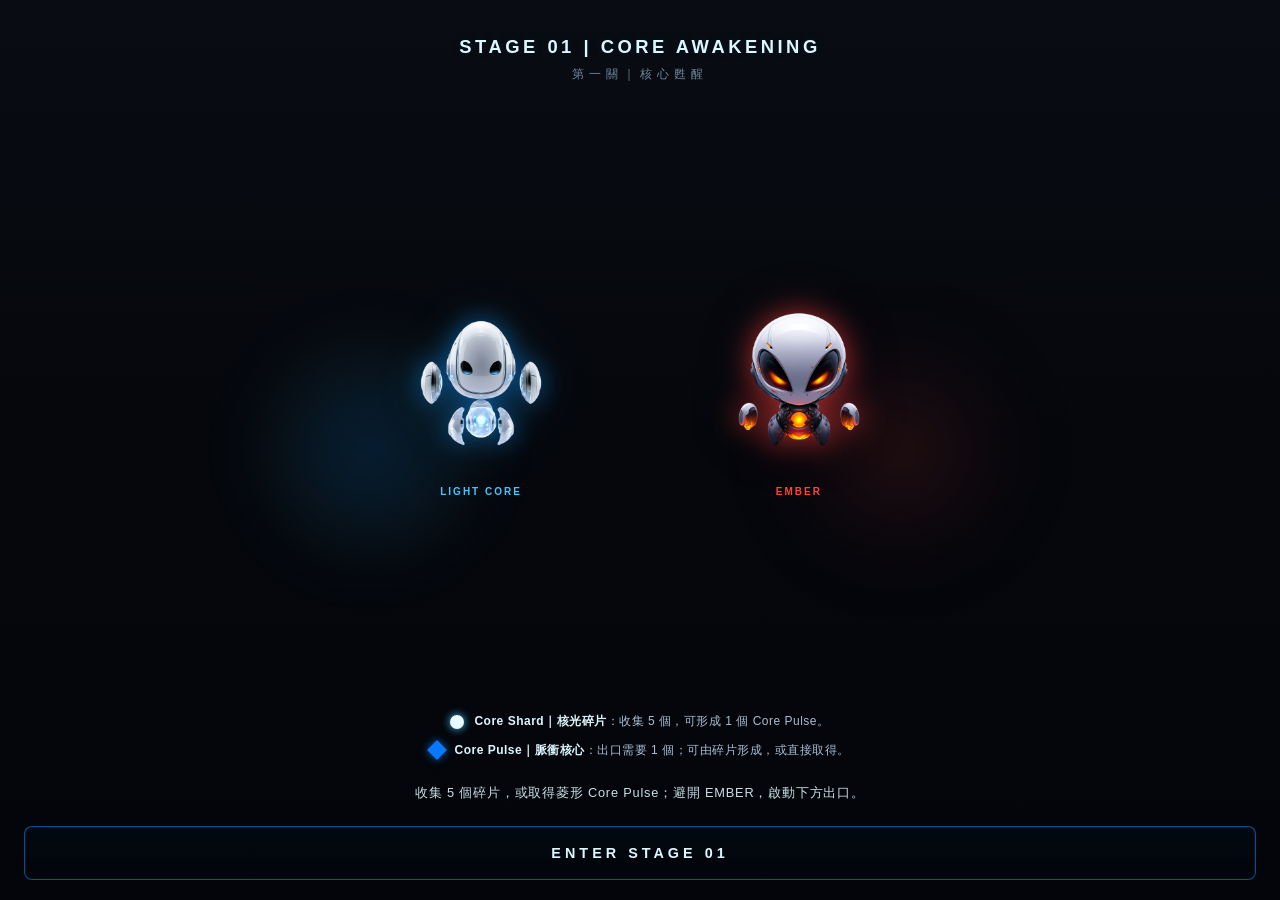
<file: index.html>
<!DOCTYPE html>
<html lang="zh-TW">
<head>
  <meta charset="UTF-8">
  <meta name="viewport" content="width=device-width, initial-scale=1.0, maximum-scale=1.0, user-scalable=no, viewport-fit=cover">
  <title>CoreZax - v0.10.9</title>
  <meta name="theme-color" content="#0A0A0C">
  <meta name="mobile-web-app-capable" content="yes">
  <meta name="apple-mobile-web-app-capable" content="yes">
  <meta name="apple-mobile-web-app-title" content="CoreZax">
  <meta name="apple-mobile-web-app-status-bar-style" content="black-translucent">
  <link rel="manifest" href="manifest.json">
  <link rel="apple-touch-icon" href="icons/icon-180.png">
  <link rel="icon" type="image/png" sizes="192x192" href="icons/icon-192.png">
  <link rel="stylesheet" href="css/tokens.css">
</head>
<body>

  <!-- 極簡 HUD：Core Shard / Core Pulse 分開顯示 -->
  <div id="hud">
    <div class="hud-group">
      <div class="hud-label">CORE SHARD</div>
      <div class="hud-value" id="ui-shard-val">0/5</div>
    </div>
    <div class="hud-group">
      <div class="hud-label">CORE PULSE</div>
      <div class="hud-value" id="ui-pulse-val">0/1</div>
    </div>
  </div>

  <!-- 版本標記，方便對照測試先後順序，不列入正式 HUD 視覺 -->
  <div id="version-tag">CoreZax v0.10.9</div>

  <!-- v0.6：最簡化選關畫面，只在已解鎖 Stage 02 且非救回狀態時顯示 -->
  <div id="stage-select-overlay">
    <h2 style="color: var(--coreo-text-primary); letter-spacing: 2px; margin-bottom: 30px;">SELECT MISSION</h2>
    <div id="btn-stage-1" class="stage-card">STAGE 01<br><small>CORE AWAKENING</small></div>
    <div id="btn-stage-2" class="stage-card locked">STAGE 02<br><small>EMBER VAULT</small></div>
    <div id="btn-stage-3" class="stage-card locked">STAGE 03<br><small>SIPHON CIRCUIT</small></div>
  </div>

  <!-- Stage Briefing (Cinematic Poster v1.1) -->
  <div id="stage-briefing" class="show">
    <!-- 深度空間背景與光效 -->
    <div class="briefing-bg">
      <div class="bg-glow-player"></div>
      <div class="bg-glow-ember"></div>
    </div>

    <div class="briefing-content">
      <!-- 頂部：極簡關卡代號 -->
      <div class="briefing-header">
        <h2 id="briefing-title">STAGE 01 | CORE AWAKENING</h2>
        <p id="briefing-subtitle">第一關｜核心甦醒</p>
      </div>

      <!-- 中央：平行並排對峙 -->
      <div class="briefing-cinematic">
        <div class="cinematic-player">
          <img src="assets/player.png" alt="CoreZax player core" />
          <div class="cinematic-name player-name">LIGHT CORE</div>
        </div>
        <div class="cinematic-ember">
          <img id="briefing-enemy-img" src="assets/enemy_ember.png" alt="EMBER" />
          <div id="briefing-enemy-name" class="cinematic-name ember-name">EMBER</div>
        </div>
      </div>

      <!-- 底部：無框極簡資源與任務 & 透明發光按鈕 -->
      <div class="briefing-footer">
        <div class="briefing-info-container">
          <div class="info-row">
            <span class="info-icon shard-icon"></span>
            <p><strong>Core Shard｜核光碎片</strong>：<span id="briefing-shard-rule">收集 5 個，可形成 1 個 Core Pulse。</span></p>
          </div>
          <div class="info-row">
            <span class="info-icon pulse-icon"></span>
            <p><strong>Core Pulse｜脈衝核心</strong>：<span id="briefing-pulse-rule">出口需要 1 個 Core Pulse。</span></p>
          </div>
          <div class="info-mission">
            <p id="briefing-mission">收集核光碎片，形成 Core Pulse，避開 EMBER，抵達出口。</p>
          </div>
        </div>

        <button id="briefing-enter-btn">ENTER STAGE 01</button>
      </div>
    </div>
  </div>

  <!-- 3D 遊戲世界 -->
  <div id="game-container">
    <div id="fog-overlay"></div>
    <div id="camera-rig">
      <div id="world"></div>
    </div>
  </div>

  <!-- v0.10.5.1：沿用 v0.10.5 操控基準，只修主角與相機渲染穩定性 -->
  <div id="joystick-zone" aria-label="連續滑動移動區"></div>

  <!-- 過關收束動畫 (無 alert) -->
  <div id="level-complete-overlay">
    <div class="lc-title">STAGE SECURED</div>
    <div class="lc-line"></div>
    <div class="hud-label" style="margin-top:20px;">TAP TO RESTART</div>
  </div>

  <!-- CORE SIGNAL LOST：被反派碰到時的失敗疊層（不是死亡/HP，無 alert） -->
  <div id="signal-lost-overlay">
    <div class="lc-title" style="color: var(--coreo-danger);">CORE SIGNAL LOST</div>
    <div class="lc-line" style="background: var(--coreo-danger); box-shadow: 0 0 12px var(--coreo-danger);"></div>
    <div class="hud-label" style="margin-top:20px;">RECONNECTING...</div>
  </div>

  <script src="js/maze.js"></script>
  <script src="js/control.js"></script>
  <script src="js/rail-assist.js"></script>
  <script src="js/camera.js"></script>
  <script src="js/render3d.js"></script>
  <script src="js/fx.js"></script>
  <script src="js/enemy.js"></script>
  <script src="js/siphon-pressure.js"></script>
  <script src="js/main.js"></script>

  <script>
    if ('serviceWorker' in navigator) {
      window.addEventListener('load', () => {
        navigator.serviceWorker.register('./service-worker.js').catch((error) => {
          console.warn('CoreZax service worker registration failed:', error);
        });
      });
    }
  </script>
</body>
</html>
</file>
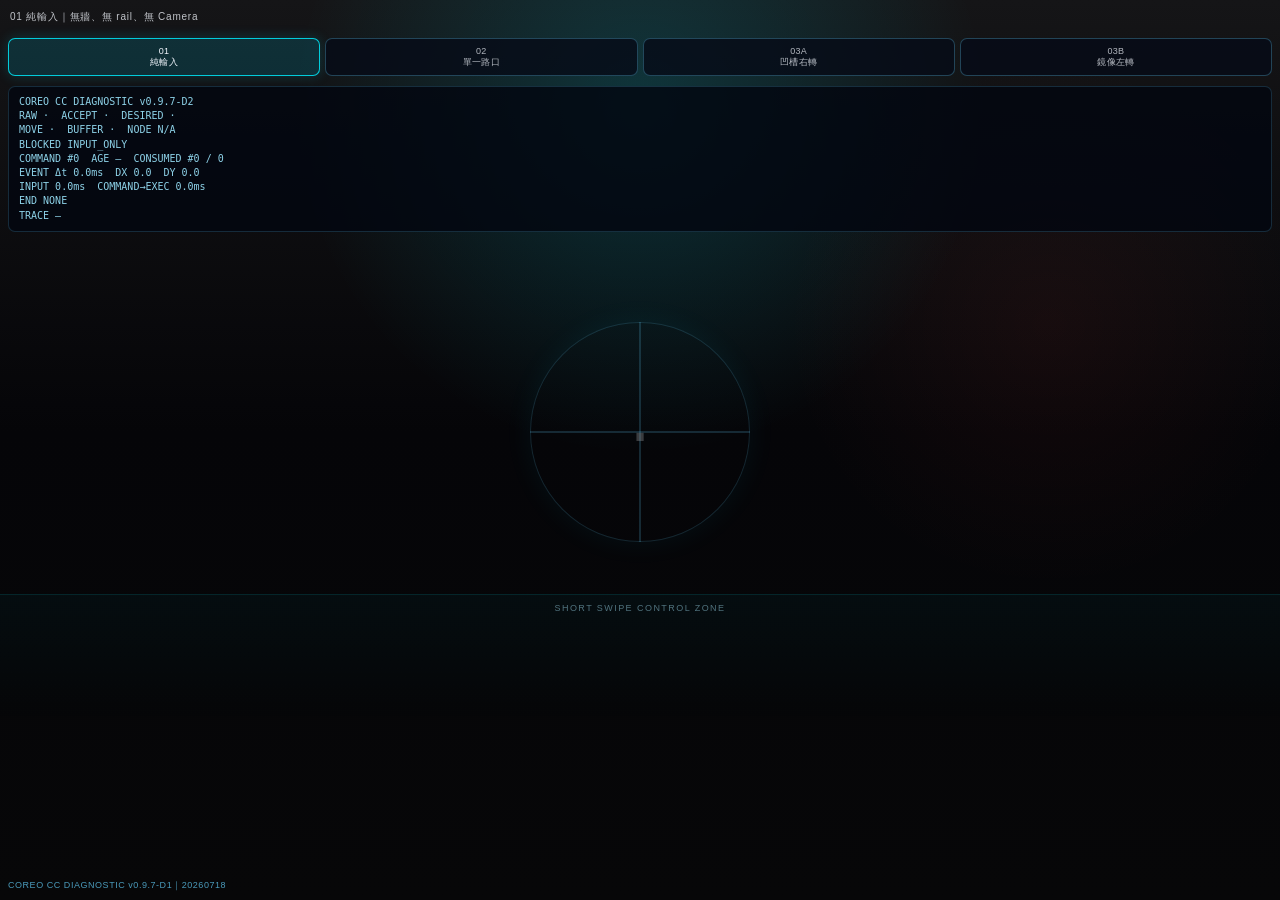
<file: cc-diagnostic-lab.html>
<!DOCTYPE html>
<html lang="zh-TW">
<head>
  <meta charset="UTF-8">
  <meta name="viewport" content="width=device-width, initial-scale=1.0, maximum-scale=1.0, user-scalable=no, viewport-fit=cover">
  <title>COREO CC Diagnostic v0.9.7-D1</title>
  <meta name="theme-color" content="#0A0A0C">
  <meta name="mobile-web-app-capable" content="yes">
  <meta name="apple-mobile-web-app-capable" content="yes">
  <meta name="apple-mobile-web-app-status-bar-style" content="black-translucent">
  <link rel="stylesheet" href="css/tokens.css">
  <style>
    html, body {
      overscroll-behavior: none;
      -webkit-user-select: none;
      user-select: none;
      -webkit-touch-callout: none;
    }
    [hidden] { display: none !important; }
    #cc-scenario-label {
      position: fixed;
      top: max(env(safe-area-inset-top), 10px);
      left: max(env(safe-area-inset-left), 10px);
      right: max(env(safe-area-inset-right), 10px);
      z-index: 5200;
      color: rgba(244, 248, 255, 0.76);
      font-size: 10px;
      line-height: 1.35;
      letter-spacing: 0.08em;
      pointer-events: none;
    }
    #cc-topbar {
      position: fixed;
      top: calc(max(env(safe-area-inset-top), 10px) + 28px);
      left: max(env(safe-area-inset-left), 8px);
      right: max(env(safe-area-inset-right), 8px);
      display: grid;
      grid-template-columns: repeat(4, minmax(0, 1fr));
      gap: 5px;
      z-index: 5200;
    }
    .cc-btn {
      appearance: none;
      -webkit-appearance: none;
      min-height: 38px;
      padding: 5px 3px;
      border: 1px solid rgba(100, 210, 255, 0.28);
      border-radius: 7px;
      background: rgba(7, 12, 24, 0.82);
      color: rgba(244, 248, 255, 0.72);
      font-size: 9px;
      line-height: 1.2;
      letter-spacing: 0.03em;
    }
    .cc-btn.active {
      border-color: rgba(0, 240, 255, 0.82);
      background: rgba(0, 160, 190, 0.2);
      color: #F4F8FF;
      box-shadow: 0 0 13px rgba(0, 229, 255, 0.18);
    }
    #cc-debug {
      position: fixed;
      top: calc(max(env(safe-area-inset-top), 10px) + 76px);
      left: max(env(safe-area-inset-left), 8px);
      right: max(env(safe-area-inset-right), 8px);
      z-index: 5100;
      margin: 0;
      padding: 8px 10px;
      border: 1px solid rgba(100, 210, 255, 0.18);
      border-radius: 7px;
      background: rgba(3, 7, 16, 0.82);
      color: rgba(156, 232, 255, 0.9);
      font: 10px/1.42 ui-monospace, SFMono-Regular, Menlo, Consolas, monospace;
      letter-spacing: 0;
      white-space: pre-wrap;
      pointer-events: none;
      font-variant-numeric: tabular-nums;
    }
    #cc-touch-zone {
      position: fixed;
      left: 0;
      right: 0;
      bottom: 0;
      height: max(34%, 260px);
      z-index: 3000;
      touch-action: none;
      overscroll-behavior: none;
      -webkit-user-select: none;
      user-select: none;
      -webkit-touch-callout: none;
      border-top: 1px solid rgba(0, 229, 255, 0.14);
      background: linear-gradient(to bottom, rgba(0, 229, 255, 0.035), rgba(0, 0, 0, 0) 42%);
    }
    #cc-zone-hint {
      position: absolute;
      top: 8px;
      left: 50%;
      transform: translateX(-50%);
      color: rgba(134, 190, 207, 0.58);
      font-size: 9px;
      letter-spacing: 0.16em;
      white-space: nowrap;
      pointer-events: none;
    }
    #cc-version-tag {
      position: fixed;
      left: max(env(safe-area-inset-left), 8px);
      bottom: max(env(safe-area-inset-bottom), 8px);
      z-index: 5200;
      color: rgba(100, 210, 255, 0.72);
      font-size: 9px;
      letter-spacing: 0.06em;
      pointer-events: none;
    }
    #cc-input-visual {
      position: fixed;
      inset: 0;
      z-index: 1000;
      pointer-events: none;
    }
    #cc-input-cross {
      position: absolute;
      left: 50%;
      top: 48%;
      width: min(52vw, 220px);
      aspect-ratio: 1;
      transform: translate(-50%, -50%);
      border: 1px solid rgba(100, 210, 255, 0.16);
      border-radius: 50%;
      background:
        linear-gradient(90deg, transparent 49.6%, rgba(100, 210, 255, 0.18) 49.6% 50.4%, transparent 50.4%),
        linear-gradient(0deg, transparent 49.6%, rgba(100, 210, 255, 0.18) 49.6% 50.4%, transparent 50.4%);
      box-shadow: 0 0 30px rgba(0, 229, 255, 0.06);
    }
    #cc-input-arrow {
      position: absolute;
      left: 50%;
      top: 50%;
      transform: translate(-50%, -50%);
      color: rgba(134, 134, 139, 0.42);
      font-size: 76px;
      line-height: 1;
      text-shadow: none;
    }
    #cc-input-arrow[data-active="true"] {
      color: #F4F8FF;
      text-shadow: 0 0 12px #00E6FF, 0 0 34px rgba(0, 229, 255, 0.72);
    }
    @media (max-height: 720px) {
      #cc-debug { font-size: 9px; line-height: 1.32; }
      #cc-input-cross { top: 51%; width: min(42vw, 180px); }
    }
  </style>
</head>
<body>
  <div id="cc-scenario-label">01 純輸入｜無牆、無 rail、無 Camera</div>
  <div id="cc-topbar" aria-label="診斷場景">
    <button class="cc-btn" data-scenario="input">01<br>純輸入</button>
    <button class="cc-btn" data-scenario="rail">02<br>單一路口</button>
    <button class="cc-btn" data-scenario="pocketRight">03A<br>凹槽右轉</button>
    <button class="cc-btn" data-scenario="pocketLeft">03B<br>鏡像左轉</button>
  </div>
  <pre id="cc-debug">COREO CC DIAGNOSTIC v0.9.7-D1</pre>

  <div id="cc-input-visual">
    <div id="cc-input-cross"><div id="cc-input-arrow" data-active="false">·</div></div>
  </div>

  <div id="game-container" hidden>
    <div id="fog-overlay"></div>
    <div id="camera-rig"><div id="world"></div></div>
  </div>

  <div id="cc-touch-zone" aria-label="底部手勢診斷區">
    <div id="cc-zone-hint">SHORT SWIPE CONTROL ZONE</div>
  </div>
  <div id="cc-version-tag">COREO CC DIAGNOSTIC v0.9.7-D1｜20260718</div>

  <script src="js/maze.js"></script>
  <script src="js/camera.js"></script>
  <script src="js/render3d.js"></script>
  <script src="js/cc_diagnostic_control.js"></script>
  <script src="js/cc_diagnostic_main.js"></script>
</body>
</html>
</file>
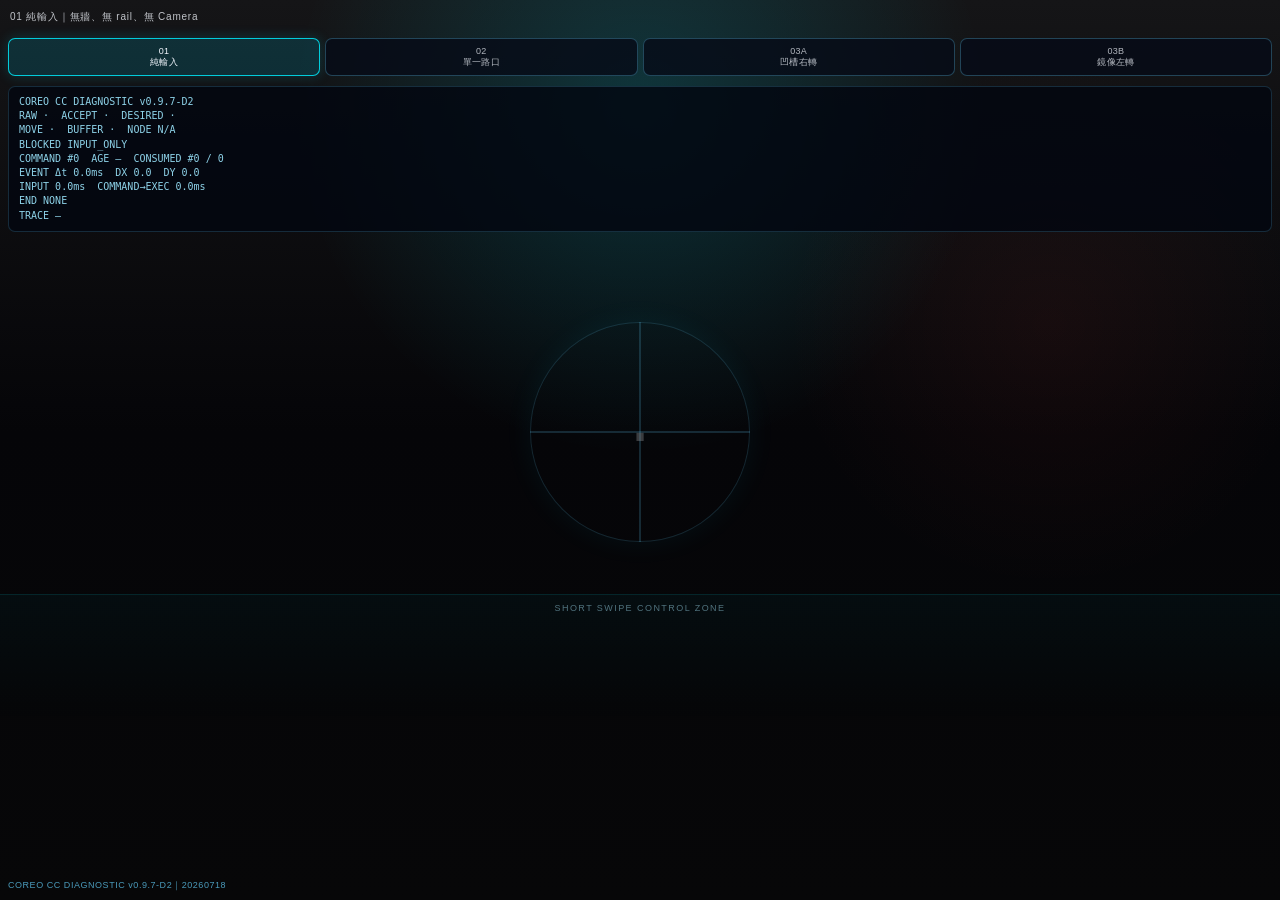
<file: cc-diagnostic-v097-d2.html>
<!DOCTYPE html>
<html lang="zh-TW">
<head>
  <meta charset="UTF-8">
  <meta name="viewport" content="width=device-width, initial-scale=1.0, maximum-scale=1.0, user-scalable=no, viewport-fit=cover">
  <title>COREO CC Diagnostic v0.9.7-D2</title>
  <meta name="theme-color" content="#0A0A0C">
  <meta name="mobile-web-app-capable" content="yes">
  <meta name="apple-mobile-web-app-capable" content="yes">
  <meta name="apple-mobile-web-app-status-bar-style" content="black-translucent">
  <link rel="stylesheet" href="css/tokens.css">
  <style>
    html, body {
      overscroll-behavior: none;
      -webkit-user-select: none;
      user-select: none;
      -webkit-touch-callout: none;
    }
    [hidden] { display: none !important; }
    #cc-scenario-label {
      position: fixed;
      top: max(env(safe-area-inset-top), 10px);
      left: max(env(safe-area-inset-left), 10px);
      right: max(env(safe-area-inset-right), 10px);
      z-index: 5200;
      color: rgba(244, 248, 255, 0.76);
      font-size: 10px;
      line-height: 1.35;
      letter-spacing: 0.08em;
      pointer-events: none;
    }
    #cc-topbar {
      position: fixed;
      top: calc(max(env(safe-area-inset-top), 10px) + 28px);
      left: max(env(safe-area-inset-left), 8px);
      right: max(env(safe-area-inset-right), 8px);
      display: grid;
      grid-template-columns: repeat(4, minmax(0, 1fr));
      gap: 5px;
      z-index: 5200;
    }
    .cc-btn {
      appearance: none;
      -webkit-appearance: none;
      min-height: 38px;
      padding: 5px 3px;
      border: 1px solid rgba(100, 210, 255, 0.28);
      border-radius: 7px;
      background: rgba(7, 12, 24, 0.82);
      color: rgba(244, 248, 255, 0.72);
      font-size: 9px;
      line-height: 1.2;
      letter-spacing: 0.03em;
    }
    .cc-btn.active {
      border-color: rgba(0, 240, 255, 0.82);
      background: rgba(0, 160, 190, 0.2);
      color: #F4F8FF;
      box-shadow: 0 0 13px rgba(0, 229, 255, 0.18);
    }
    #cc-debug {
      position: fixed;
      top: calc(max(env(safe-area-inset-top), 10px) + 76px);
      left: max(env(safe-area-inset-left), 8px);
      right: max(env(safe-area-inset-right), 8px);
      z-index: 5100;
      margin: 0;
      padding: 8px 10px;
      border: 1px solid rgba(100, 210, 255, 0.18);
      border-radius: 7px;
      background: rgba(3, 7, 16, 0.82);
      color: rgba(156, 232, 255, 0.9);
      font: 10px/1.42 ui-monospace, SFMono-Regular, Menlo, Consolas, monospace;
      letter-spacing: 0;
      white-space: pre-wrap;
      pointer-events: none;
      font-variant-numeric: tabular-nums;
    }
    #cc-touch-zone {
      position: fixed;
      left: 0;
      right: 0;
      bottom: 0;
      height: max(34%, 260px);
      z-index: 3000;
      touch-action: none;
      overscroll-behavior: none;
      -webkit-user-select: none;
      user-select: none;
      -webkit-touch-callout: none;
      border-top: 1px solid rgba(0, 229, 255, 0.14);
      background: linear-gradient(to bottom, rgba(0, 229, 255, 0.035), rgba(0, 0, 0, 0) 42%);
    }
    #cc-zone-hint {
      position: absolute;
      top: 8px;
      left: 50%;
      transform: translateX(-50%);
      color: rgba(134, 190, 207, 0.58);
      font-size: 9px;
      letter-spacing: 0.16em;
      white-space: nowrap;
      pointer-events: none;
    }
    #cc-version-tag {
      position: fixed;
      left: max(env(safe-area-inset-left), 8px);
      bottom: max(env(safe-area-inset-bottom), 8px);
      z-index: 5200;
      color: rgba(100, 210, 255, 0.72);
      font-size: 9px;
      letter-spacing: 0.06em;
      pointer-events: none;
    }
    #cc-input-visual {
      position: fixed;
      inset: 0;
      z-index: 1000;
      pointer-events: none;
    }
    #cc-input-cross {
      position: absolute;
      left: 50%;
      top: 48%;
      width: min(52vw, 220px);
      aspect-ratio: 1;
      transform: translate(-50%, -50%);
      border: 1px solid rgba(100, 210, 255, 0.16);
      border-radius: 50%;
      background:
        linear-gradient(90deg, transparent 49.6%, rgba(100, 210, 255, 0.18) 49.6% 50.4%, transparent 50.4%),
        linear-gradient(0deg, transparent 49.6%, rgba(100, 210, 255, 0.18) 49.6% 50.4%, transparent 50.4%);
      box-shadow: 0 0 30px rgba(0, 229, 255, 0.06);
    }
    #cc-input-arrow {
      position: absolute;
      left: 50%;
      top: 50%;
      transform: translate(-50%, -50%);
      color: rgba(134, 134, 139, 0.42);
      font-size: 76px;
      line-height: 1;
      text-shadow: none;
    }
    #cc-input-arrow[data-active="true"] {
      color: #F4F8FF;
      text-shadow: 0 0 12px #00E6FF, 0 0 34px rgba(0, 229, 255, 0.72);
    }
    @media (max-height: 720px) {
      #cc-debug { font-size: 9px; line-height: 1.32; }
      #cc-input-cross { top: 51%; width: min(42vw, 180px); }
    }
  </style>
</head>
<body>
  <div id="cc-scenario-label">01 純輸入｜無牆、無 rail、無 Camera</div>
  <div id="cc-topbar" aria-label="診斷場景">
    <button class="cc-btn" data-scenario="input">01<br>純輸入</button>
    <button class="cc-btn" data-scenario="rail">02<br>單一路口</button>
    <button class="cc-btn" data-scenario="pocketRight">03A<br>凹槽右轉</button>
    <button class="cc-btn" data-scenario="pocketLeft">03B<br>鏡像左轉</button>
  </div>
  <pre id="cc-debug">COREO CC DIAGNOSTIC v0.9.7-D2</pre>

  <div id="cc-input-visual">
    <div id="cc-input-cross"><div id="cc-input-arrow" data-active="false">·</div></div>
  </div>

  <div id="game-container" hidden>
    <div id="fog-overlay"></div>
    <div id="camera-rig"><div id="world"></div></div>
  </div>

  <div id="cc-touch-zone" aria-label="底部手勢診斷區">
    <div id="cc-zone-hint">SHORT SWIPE CONTROL ZONE</div>
  </div>
  <div id="cc-version-tag">COREO CC DIAGNOSTIC v0.9.7-D2｜20260718</div>

  <script src="js/maze.js"></script>
  <script src="js/camera.js"></script>
  <script src="js/render3d.js"></script>
  <script src="js/cc_diagnostic_control.js"></script>
  <script src="js/cc_diagnostic_main.js"></script>
</body>
</html>
</file>
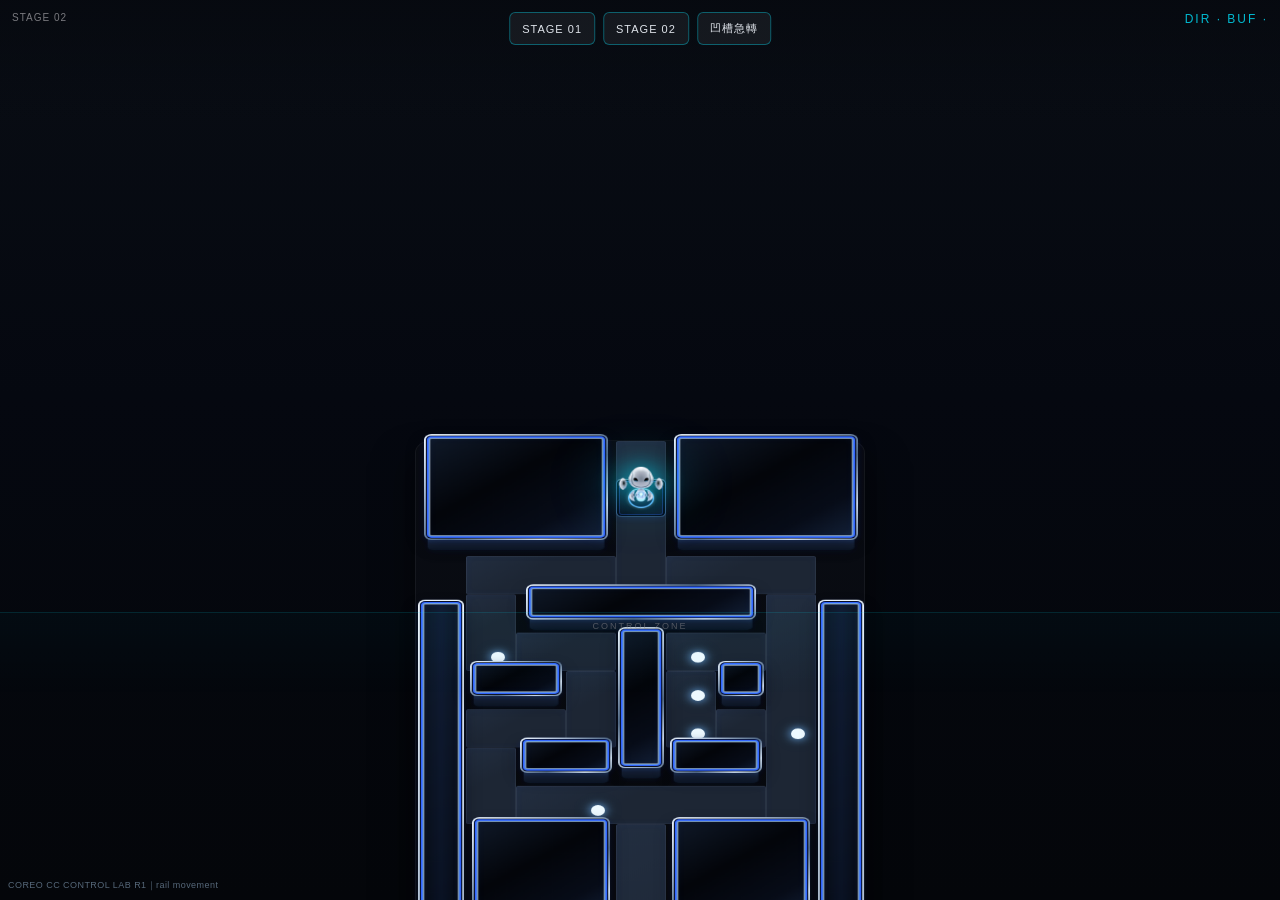
<file: cc-lab.html>
<!DOCTYPE html>
<html lang="zh-TW">
<head>
  <meta charset="UTF-8">
  <meta name="viewport" content="width=device-width, initial-scale=1.0, maximum-scale=1.0, user-scalable=no, viewport-fit=cover">
  <title>COREO CC Control Lab R1</title>
  <meta name="theme-color" content="#0A0A0C">
  <meta name="mobile-web-app-capable" content="yes">
  <meta name="apple-mobile-web-app-capable" content="yes">
  <meta name="apple-mobile-web-app-status-bar-style" content="black-translucent">
  <link rel="stylesheet" href="css/tokens.css">
  <style>
    /* Lab 專用：不動 tokens.css，樣式全部寫在頁內 */
    #cc-topbar {
      position: fixed;
      top: max(env(safe-area-inset-top), 12px);
      left: 50%;
      transform: translateX(-50%);
      display: flex;
      gap: 8px;
      z-index: 5000;
    }
    .cc-btn {
      appearance: none;
      -webkit-appearance: none;
      background: rgba(255, 255, 255, 0.06);
      border: 1px solid rgba(0, 229, 255, 0.35);
      color: rgba(244, 248, 255, 0.9);
      font-size: 11px;
      letter-spacing: 1px;
      padding: 8px 12px;
      border-radius: 6px;
      cursor: pointer;
    }
    .cc-btn:active {
      background: rgba(0, 229, 255, 0.2);
    }
    #cc-scenario-label {
      position: fixed;
      top: max(env(safe-area-inset-top), 12px);
      left: max(env(safe-area-inset-left), 12px);
      font-size: 10px;
      letter-spacing: 1px;
      color: rgba(134, 134, 139, 0.9);
      z-index: 5000;
      pointer-events: none;
    }
    #cc-debug {
      position: fixed;
      top: max(env(safe-area-inset-top), 12px);
      right: max(env(safe-area-inset-right), 12px);
      font-size: 12px;
      letter-spacing: 2px;
      color: rgba(0, 229, 255, 0.8);
      z-index: 5000;
      pointer-events: none;
      font-variant-numeric: tabular-nums;
    }
    /* 觸控區：鎖在畫面底部 32%，拇指不需要離開這個範圍。
       僅頂端一條極淡分隔線提示範圍，不放常駐操控盤（Sean 已否決常駐盤）。 */
    #cc-touch-zone {
      position: fixed;
      left: 0;
      right: 0;
      bottom: 0;
      height: max(32%, 250px);
      z-index: 2000;
      touch-action: none;
      -webkit-user-select: none;
      user-select: none;
      border-top: 1px solid rgba(0, 229, 255, 0.14);
      background: linear-gradient(to bottom, rgba(0, 229, 255, 0.025), transparent 30%);
    }
    #cc-zone-hint {
      position: absolute;
      top: 8px;
      left: 50%;
      transform: translateX(-50%);
      font-size: 9px;
      letter-spacing: 2px;
      color: rgba(134, 134, 139, 0.55);
      pointer-events: none;
    }
    #cc-lab-tag {
      position: fixed;
      bottom: max(env(safe-area-inset-bottom), 8px);
      left: max(env(safe-area-inset-left), 8px);
      font-size: 9px;
      letter-spacing: 0.05em;
      color: var(--coreo-text-secondary);
      opacity: 0.6;
      z-index: 5000;
      pointer-events: none;
    }
  </style>
</head>
<body>

  <div id="cc-scenario-label">STAGE 02</div>

  <div id="cc-topbar">
    <button class="cc-btn" data-scenario="s1">STAGE 01</button>
    <button class="cc-btn" data-scenario="s2">STAGE 02</button>
    <button class="cc-btn" data-scenario="pocket">凹槽急轉</button>
  </div>

  <div id="cc-debug">DIR ·  BUF ·</div>

  <div id="cc-lab-tag">COREO CC CONTROL LAB R1｜rail movement</div>

  <!-- 3D 遊戲世界（沿用正式版結構與 tokens.css 樣式） -->
  <div id="game-container">
    <div id="fog-overlay"></div>
    <div id="camera-rig">
      <div id="world"></div>
    </div>
  </div>

  <!-- 底部固定觸控區：手指按下位置即錨點，錨點會跟隨手指，短撥換向 -->
  <div id="cc-touch-zone">
    <div id="cc-zone-hint">CONTROL ZONE</div>
  </div>

  <script src="js/maze.js"></script>
  <script src="js/camera.js"></script>
  <script src="js/render3d.js"></script>
  <script src="js/cc_control.js"></script>
  <script src="js/cc_main.js"></script>
</body>
</html>
</file>
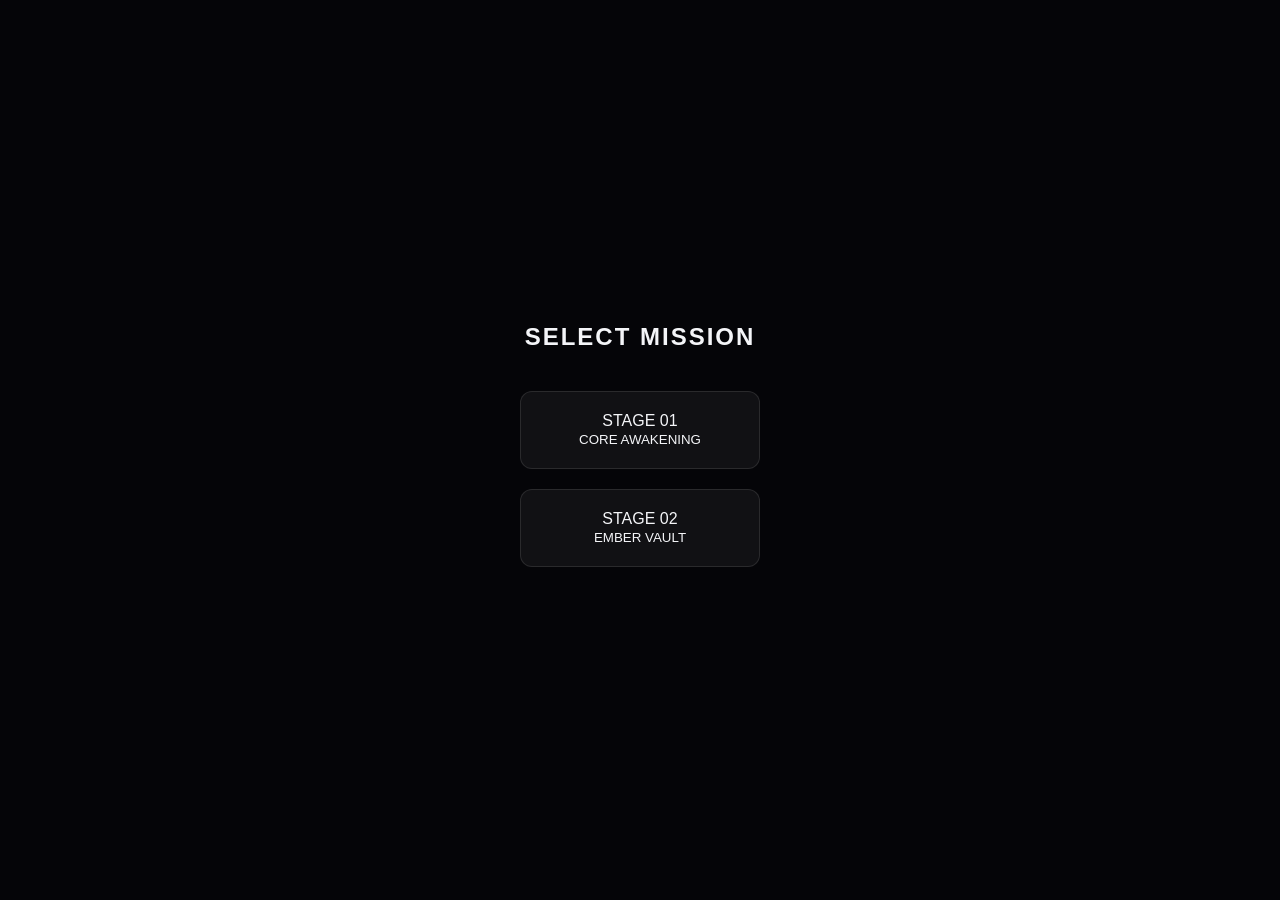
<file: control-lab.html>
﻿<!DOCTYPE html>
<html lang="zh-TW">
<head>
  <meta charset="UTF-8">
  <meta name="viewport" content="width=device-width, initial-scale=1.0, maximum-scale=1.0, user-scalable=no, viewport-fit=cover">
  <title>COREO Control Lab R3</title>
  <meta name="theme-color" content="#0A0A0C">
  <meta name="mobile-web-app-capable" content="yes">
  <meta name="apple-mobile-web-app-capable" content="yes">
  <meta name="apple-mobile-web-app-title" content="COREO Dark">
  <meta name="apple-mobile-web-app-status-bar-style" content="black-translucent">
  <link rel="manifest" href="manifest.json">
  <link rel="apple-touch-icon" href="icons/icon-180.png">
  <link rel="icon" type="image/png" sizes="192x192" href="icons/icon-192.png">
  <link rel="stylesheet" href="css/tokens.css">
  <style>
    /* 獨立測試版：操作區存在但完全不顯示操控盤；正式 v0.9.5 不受影響。 */
    body.control-lab-mode #joystick-zone {
      height: max(34%, 240px);
      left: max(env(safe-area-inset-left), var(--coreo-gesture-safe-inset));
      right: max(env(safe-area-inset-right), var(--coreo-gesture-safe-inset));
    }
    body.control-lab-mode .joystick-base { display: none !important; }
    body.control-lab-mode #player.actor { transition: none; }
    body.control-lab-mode #version-tag { color: rgba(126, 220, 255, 0.74); }
    /* Stage 01 remains visually as substantial as v0.9.5 after the wider world is fitted to screen. */
    body.control-lab-mode #world.stage-01 .actor-sprite { width: 72px; height: 72px; }
  </style>
</head>
<body class="control-lab-mode">

  <!-- 極簡 HUD：Core Shard / Core Pulse 分開顯示 -->
  <div id="hud">
    <div class="hud-group">
      <div class="hud-label">CORE SHARD</div>
      <div class="hud-value" id="ui-shard-val">00</div>
    </div>
    <div class="hud-group">
      <div class="hud-label">CORE PULSE</div>
      <div class="hud-value" id="ui-pulse-val">0</div>
    </div>
  </div>

  <!-- 版本標記，方便對照測試先後順序，不列入正式 HUD 視覺 -->
  <div id="version-tag">COREO CONTROL LAB R3</div>

  <!-- v0.6：最簡化選關畫面，只在已解鎖 Stage 02 且非救回狀態時顯示 -->
  <div id="stage-select-overlay">
    <h2 style="color: var(--coreo-text-primary); letter-spacing: 2px; margin-bottom: 30px;">SELECT MISSION</h2>
    <div id="btn-stage-1" class="stage-card">STAGE 01<br><small>CORE AWAKENING</small></div>
    <div id="btn-stage-2" class="stage-card locked">STAGE 02<br><small>EMBER VAULT</small></div>
  </div>

  <!-- Stage Briefing (Cinematic Poster v1.1) -->
  <div id="stage-briefing" class="show">
    <!-- 深度空間背景與光效 -->
    <div class="briefing-bg">
      <div class="bg-glow-player"></div>
      <div class="bg-glow-ember"></div>
    </div>

    <div class="briefing-content">
      <!-- 頂部：極簡關卡代號 -->
      <div class="briefing-header">
        <h2 id="briefing-title">STAGE 01 | CORE AWAKENING</h2>
        <p id="briefing-subtitle">第一關｜核心甦醒</p>
      </div>

      <!-- 中央：平行並排對峙 -->
      <div class="briefing-cinematic">
        <div class="cinematic-player">
          <img src="assets/player.png" alt="COREO" />
          <div class="cinematic-name player-name">LIGHT CORE</div>
        </div>
        <div class="cinematic-ember">
          <img src="assets/enemy_ember.png" alt="EMBER" />
          <div class="cinematic-name ember-name">EMBER</div>
        </div>
      </div>

      <!-- 底部：無框極簡資源與任務 & 透明發光按鈕 -->
      <div class="briefing-footer">
        <div class="briefing-info-container">
          <div class="info-row">
            <span class="info-icon shard-icon"></span>
            <p><strong>Core Shard｜核光碎片</strong>：<span id="briefing-shard-rule">收集 5 個，可形成 1 個 Core Pulse。</span></p>
          </div>
          <div class="info-row">
            <span class="info-icon pulse-icon"></span>
            <p><strong>Core Pulse｜脈衝核心</strong>：<span id="briefing-pulse-rule">出口需要 1 個 Core Pulse。</span></p>
          </div>
          <div class="info-mission">
            <p id="briefing-mission">收集核光碎片，形成 Core Pulse，避開 EMBER，抵達出口。</p>
          </div>
        </div>

        <button id="briefing-enter-btn">ENTER STAGE 01</button>
      </div>
    </div>
  </div>

  <!-- 3D 遊戲世界 -->
  <div id="game-container">
    <div id="fog-overlay"></div>
    <div id="camera-rig">
      <div id="world"></div>
    </div>
  </div>

  <!-- 隱形相對短滑接收區：測試版不渲染操控盤 -->
  <div id="joystick-zone">
    <div class="joystick-base" id="joystick-base">
      <div class="joystick-knob" id="joystick-knob"></div>
    </div>
  </div>

  <!-- 過關收束動畫 (無 alert) -->
  <div id="level-complete-overlay">
    <div class="lc-title">STAGE SECURED</div>
    <div class="lc-line"></div>
    <div class="hud-label" style="margin-top:20px;">TAP TO RESTART</div>
  </div>

  <!-- CORE SIGNAL LOST：被反派碰到時的失敗疊層（不是死亡/HP，無 alert） -->
  <div id="signal-lost-overlay">
    <div class="lc-title" style="color: var(--coreo-danger);">CORE SIGNAL LOST</div>
    <div class="lc-line" style="background: var(--coreo-danger); box-shadow: 0 0 12px var(--coreo-danger);"></div>
    <div class="hud-label" style="margin-top:20px;">RECONNECTING...</div>
  </div>

  <script src="js/maze.js"></script>
  <script src="js/control-relative.js"></script>
  <script src="js/camera.js"></script>
  <script src="js/render3d.js"></script>
  <script>Render3D.CELL_SIZE = 60;</script>
  <script src="js/fx.js"></script>
  <script src="js/enemy.js"></script>
  <script src="js/main-control-lab.js"></script>

  <script>
    if ('serviceWorker' in navigator) {
      window.addEventListener('load', () => {
        navigator.serviceWorker.register('./service-worker.js').catch((error) => {
          console.warn('COREO service worker registration failed:', error);
        });
      });
    }
  </script>
</body>
</html>
</file>
<file: css/tokens.css>
﻿/* css/tokens.css */
:root {
  --coreo-bg-base: #050508;
  --coreo-bg-secondary: #151517;
  --coreo-surface-raised: #3C3C40;
  /* v0.9.0：兩關色彩完全分離，避免單關調色污染另一關 */
  --coreo-s1-path: #202936;
  --coreo-s1-path-metal: #304055;
  --coreo-s1-wall-top: #040506;
  --coreo-s1-wall-side: #182230;
  --coreo-s1-wall-shadow: rgba(1, 5, 10, 0.3);
  --coreo-s1-shell: #DCE8F5;
  --coreo-s1-shell-hot: #F6FBFF;
  --coreo-s1-guide: #008CFF;
  --coreo-s1-guide-secondary: #42C8FF;
  --coreo-s1-highlight: #DDF7FF;
  --coreo-s1-core-basic: #EAFBFF;
  --coreo-s1-core-boost: #0878FF;
  --coreo-s2-path: #1D2634;
  --coreo-s2-path-metal: #2A3A52;
  --coreo-s2-wall-top: #03050A;
  --coreo-s2-wall-side: #172338;
  --coreo-s2-wall-shadow: rgba(1, 5, 12, 0.32);
  --coreo-s2-shell: #C9D8EA;
  --coreo-s2-shell-hot: #EFF7FF;
  --coreo-s2-guide: #2F63FF;
  --coreo-s2-guide-secondary: #73B7FF;
  --coreo-s2-tip: #9EDCFF;
  --coreo-s2-highlight: #E5F3FF;
  --coreo-s2-core-basic: #EDF9FF;
  --coreo-s2-core-boost: #00D6C7;
  --coreo-s2-core-boost-soft: #72F2E5;

  --coreo-path: var(--coreo-s1-path);
  --coreo-path-edge: var(--coreo-s1-path-metal);
  --coreo-path-glass: rgba(212, 240, 255, 0.11);
  --coreo-path-glass-hot: rgba(0, 230, 255, 0.42);
  --coreo-wall-side: var(--coreo-s1-wall-side);
  --coreo-wall-face: var(--coreo-s1-wall-top);
  --coreo-edge-highlight: rgba(255, 255, 255, 0.22);
  --coreo-matrix-glow: rgba(0, 229, 255, 0.05);
  /* v0.6.9：矩陣線條回歸——Sean 指定找回 v0.5.19 的「迷宮接縫矩陣點亮」效果，但顏色改白金非舊金黃，
     跟 Supernova Burst 疊加觸發，不取代它。見 .cell.path::after／.cell.wall::before 與 #world.matrix-pulse */
  --coreo-matrix-glow-platinum: rgba(244, 248, 255, 0.9);
  --coreo-matrix-glow-platinum-soft: rgba(100, 210, 255, 0.32);
  --coreo-text-primary: #F4F5F8;
  --coreo-text-secondary: #8DA9C4;
  --coreo-glow-core: #00E6FF;
  --coreo-glow-hot: #64D2FF;
  --coreo-credit: #00E6FF;
  /* v0.5.24：GPT/GEM 裁決，Core Shard 改用淡冰藍，跟主角冰藍色系更貼近 */
  --coreo-core-basic: var(--coreo-s1-core-basic);
  --coreo-core-basic-glow: #64D2FF;
  --coreo-core-boost: var(--coreo-s1-core-boost);
  --coreo-core-boost-deep: #F4F8FF;
  --coreo-stage-secured: #00E6FF;
  /* v0.5.24：主角走過路徑的短暫餘光（動能軌跡 Trail），低調、快速消退，不是可收集物 */
  --coreo-trail: #D4F0FF;
  --coreo-path-rim: rgba(0, 229, 255, 0.18);
  --coreo-path-inner-glow: rgba(245, 245, 247, 0.06);
  --coreo-wall-edge-highlight: rgba(255, 255, 255, 0.08);
  --coreo-actor-villain-guard: #C1121F;
  --coreo-actor-villain-guard-glow: rgba(193, 18, 31, 0.45);
  --coreo-core-burst: #FF007F;
  --coreo-core-guide: #FFFFFF;
  --coreo-core-key: #9D00FF;
  --coreo-credit-hot: #FF007F;
  /* v0.5.24：GPT/GEM 裁決，EMBER/危險色從霓虹紅粉改為熔岩橘紅，暖化壓迫感、降低暗黑重的偏冷電光感 */
  --coreo-danger: #FF453A;
  --coreo-enemy-red: #FF453A;
  --coreo-enemy-red-orange: #FF453A;
  --coreo-danger-glow: #FFD1D8;
  --coreo-threat-dark: #7A1024;
  --coreo-special-violet: #9D00FF;
  --coreo-success: #30D158;
  --coreo-gesture-safe-inset: 48px;

  /* v0.6：Stage 02 專屬牆體色（獨立於 Stage01 的 --coreo-wall-face，兩關可各自調整） */
  --coreo-wall-face-s2: var(--coreo-s2-wall-top);
  /* v0.6：Edge Lighting 牆體邊緣動態光效脈衝色 */
  --coreo-edge-basic: rgba(212, 240, 255, 0.8);
  /* v0.6.7：不再用金色，Core Pulse 拾取瞬間改走 Supernova Burst 的白/青系（見 .supernova-burst-fx） */
  --coreo-edge-pulse: rgba(0, 240, 255, 0.75);
}

* {
  box-sizing: border-box;
  margin: 0;
  padding: 0;
  user-select: none;
  -webkit-user-select: none;
  -webkit-touch-callout: none;
}

html,
body {
  position: fixed;
  inset: 0;
  width: 100%;
  height: 100%;
  min-height: 100%;
  /* v0.5.19：牆體改冷藍灰後，原本的警戒環境光相對變搶戲，降低強度壓回去 */
  /* v0.5.24：環境光色相隨 EMBER 改為熔岩橘紅，強度維持低調，不整體調亮 */
  background:
    radial-gradient(circle at 50% 12%, rgba(0, 229, 255, 0.17), transparent 34%),
    radial-gradient(circle at 82% 36%, rgba(255, 69, 58, 0.06), transparent 22%),
    linear-gradient(180deg, #151517 0%, var(--coreo-bg-base) 48%, #070708 100%);
  color: var(--coreo-text-primary);
  font-family: -apple-system, BlinkMacSystemFont, "Segoe UI", sans-serif;
  font-variant-numeric: tabular-nums;
  overflow: hidden;
  overscroll-behavior: none;
  overscroll-behavior-x: none;
  touch-action: none;
  -webkit-user-select: none;
  user-select: none;
}

body {
  -webkit-overflow-scrolling: auto;
}

/* v0.9.3 Stage02：移除上方大面積青／紅環境暈染，保留乾淨的深黑藍空間與 HUD 對比。 */
body.stage-02-active {
  background: linear-gradient(180deg, #090D14 0%, #050810 44%, #04060A 100%);
}

body.stage-02-active #fog-overlay {
  height: 14%;
  background: linear-gradient(to bottom, rgba(6, 9, 15, 0.86) 0%, rgba(6, 9, 15, 0.22) 68%, transparent 100%);
}

/* =========================================
   HUD (極簡化，專注 Light Core 收集)
========================================= */
#hud {
  position: fixed;
  top: max(env(safe-area-inset-top), 16px);
  left: max(env(safe-area-inset-left), 20px);
  right: max(env(safe-area-inset-right), 20px);
  display: flex;
  justify-content: space-between;
  z-index: 1000;
  pointer-events: none;
}

.hud-group {
  display: flex;
  flex-direction: column;
}

.hud-label {
  font-size: 10px;
  color: var(--coreo-text-secondary);
  letter-spacing: 1px;
  margin-bottom: 2px;
}

.hud-value {
  font-size: 20px;
  font-weight: 650;
  color: var(--coreo-text-primary);
  transition: transform 0.2s cubic-bezier(0.175, 0.885, 0.32, 1.275);
}

.hud-value.glow {
  color: var(--coreo-s1-guide);
  text-shadow: 0 0 16px rgba(0, 230, 255, 0.72);
  transform: scale(1.2);
}

/* v0.8.3：Sean/GPT 最高優先覆蓋裁決——HUD 是 #world 的手足節點不是子節點，沒辦法用
   .stage-02 後代選擇器涵蓋，改由 js/main.js 的 flashHud() 依 currentStage 切換 class 名稱。
   Stage01 沿用上面的 .glow（黃綠閃光），Stage02 改用這個冷白/冰青版本 */
.hud-value.glow-s2 {
  color: #F4F8FF;
  text-shadow: 0 0 16px rgba(0, 240, 255, 0.76);
  transform: scale(1.2);
}

#version-tag {
  position: fixed;
  bottom: max(env(safe-area-inset-bottom), 8px);
  left: max(env(safe-area-inset-left), 8px);
  font-size: 9px;
  letter-spacing: 0.05em;
  color: var(--coreo-text-secondary);
  opacity: 0.5;
  z-index: 1000;
  pointer-events: none;
}

/* =========================================
   3D 視圖與深度渲染
========================================= */
#game-container {
  position: fixed;
  inset: 0;
  perspective: 1280px;
  perspective-origin: 50% 54%;
  display: flex;
  align-items: center;
  justify-content: center;
  overflow: hidden;
  touch-action: none;
  -webkit-user-select: none;
  user-select: none;
}

/* v0.6.4：過關放大脫離動畫如果往下飄（Stage02 出口在下），可用的畫面空間比往上飄少
   （鏡頭錨點固定在畫面 56% 高度，下方只剩約 44% 空間），原本的 overflow:hidden 會把往下
   飄的放大特效直接裁掉，看起來像效果消失。遊戲在觸發過關的當下就已經停止主迴圈，
   之後只會走向重新整理，這裡放寬 overflow 不會影響任何操控判定 */
#game-container.victory-clear,
#camera-rig.victory-clear,
#world.victory-clear {
  overflow: visible;
}

/* v0.6.7：#world 另外有 contain: layout paint style（camera.js 效能優化用），
   其中 contain:paint 會獨立把超出 #world 自己邊界的子元素裁掉，跟 overflow 屬性無關。
   過關當下主迴圈已停止，之後只會走向重新整理，解除 contain 不影響任何效能判斷。
   （CX 後續改用 fixed 定位的 victory-player-clone 播放過關放大，已不受這層裁切影響，
   但這裡還是保留修正，避免其他還留在 #world 內的過關視覺元素被裁到） */
#world.victory-clear {
  contain: none;
}

#fog-overlay {
  position: absolute;
  top: 0;
  left: 0;
  width: 100%;
  height: 18%;
  background: linear-gradient(to bottom, rgba(21, 21, 23, 0.94) 0%, rgba(21, 21, 23, 0.34) 62%, transparent 100%);
  z-index: 500;
  pointer-events: none;
}

#camera-rig {
  transform-style: preserve-3d;
  width: 100%;
  height: 100%;
  position: absolute;
  overflow: hidden;
  touch-action: none;
  -webkit-user-select: none;
  user-select: none;
}

#world {
  transform-style: preserve-3d;
  position: absolute;
  left: 50%;
  top: 50%;
  transform: rotateX(40deg) translateZ(-165px);
  transition: none;
  will-change: transform;
  backface-visibility: hidden;
  contain: layout paint style;
  /* v0.5.21：深空玻璃底盤——整塊迷宮懸浮在透明玻璃板上，只用透明底色＋邊框做出反光邊緣，
     刻意不用 backdrop-filter（會隨鏡頭捲動持續做模糊取樣，Android 效能風險高） */
  background-color: rgba(255, 255, 255, 0.02);
  border: 1px solid rgba(255, 255, 255, 0.05);
  border-radius: 16px;
  box-shadow: 0 20px 40px rgba(0, 0, 0, 0.5);
}

/* =========================================
   Premium Dark Cockpit v0.5.1：深空底盤與高對比迷宮
========================================= */
.cell {
  position: absolute;
  transform-style: preserve-3d;
}

.cell.path {
  overflow: hidden;
  border-radius: 2px;
  background: var(--coreo-path);
  box-shadow:
    inset 0 0 0 1px rgba(245, 245, 247, 0.04),
    inset 0 0 0 1px var(--coreo-matrix-glow);
  transition: box-shadow 0.1s ease-out;
}

/* v0.9.1 Stage01：低反光的冷黑金屬路面，只承接牆緣的藍光，不把整條路徑染亮。 */
.stage-01 .cell.path {
  background:
    linear-gradient(145deg, rgba(48, 64, 85, 0.34), transparent 42%),
    var(--coreo-s1-path);
  box-shadow:
    inset 0 0 0 1px rgba(221, 247, 255, 0.055),
    inset 0 0 8px rgba(0, 140, 255, 0.045);
}

.stage-02 .cell.path {
  background:
    linear-gradient(145deg, rgba(42, 58, 82, 0.4), transparent 44%),
    var(--coreo-s2-path);
  box-shadow:
    inset 0 0 0 1px rgba(229, 243, 255, 0.06),
    inset 0 0 8px rgba(47, 99, 255, 0.055);
}

.cell.path::before,
.cell.path::after {
  content: '';
  position: absolute;
  inset: 0;
  pointer-events: none;
}

.cell.path::before {
  display: none;
}

/* v0.6.9：矩陣線條回歸——這個偽元素原本是閒置佔位（background:none），
   借用它畫路徑接縫的白金脈衝線，靜態 box-shadow 值不隨觸發改變，只切 opacity（合成層屬性，
   不會像 v0.5.27 之前的全格 box-shadow 重算那樣拖垮 iPhone/Android） */
.cell.path::after {
  border-radius: 2px;
  box-shadow:
    inset 0 0 0 1px var(--coreo-matrix-glow-platinum),
    inset 0 0 10px var(--coreo-matrix-glow-platinum-soft);
  opacity: 0;
  transition: opacity 1.1s ease-in;
}

/* v0.5.24：動能軌跡 Trail——主角走過的格子留下極低調的淡冰藍餘光，快速消退，
   不是獨立格子系統（路徑格已貪婪合併成大區塊），改用跟隨玩家座標生成的小型殘光點，
   刻意做得小、暗、快消退，避免被誤認為可收集物或干擾 Core Shard 視覺 */
.motion-trail {
  position: absolute;
  width: 9px;
  height: 9px;
  border-radius: 50%;
  background: var(--coreo-trail);
  box-shadow: 0 0 7px rgba(212, 240, 255, 0.4);
  opacity: 0.3;
  pointer-events: none;
  transform: translate(-50%, -50%) translateZ(3px);
  animation: trail-fade 0.55s ease-out forwards;
}
@keyframes trail-fade {
  0% { opacity: 0.3; transform: translate(-50%, -50%) translateZ(3px) scale(1); }
  100% { opacity: 0; transform: translate(-50%, -50%) translateZ(3px) scale(0.35); }
}

.cell.wall {
  /* v0.5.18：GEM 冷鋼藍灰方向，牆體加入微弱藍紫色相，打破純中性灰的死板感 */
  /* v0.5.24：GPT 裁決第一優先——牆體邊緣高光加強，讓牆體從深空背景與路徑中更清楚浮出來 */
  background: linear-gradient(145deg, #18202C 0%, var(--coreo-s1-wall-top) 62%, #101722 100%);
  border-radius: 14px;
  transform: translateZ(18px);
  transition: box-shadow 1.5s ease-in;
  box-shadow:
    0 0 0 1px var(--coreo-matrix-glow),
    0 0 16px rgba(0, 229, 255, 0.075),
    0 18px 34px rgba(4, 4, 6, 0.62),
    inset 0 1px 0 rgba(245, 245, 247, 0.28),
    inset 0 0 10px rgba(212, 240, 255, 0.10),
    inset 0 0 0 1px var(--coreo-edge-highlight);
}

/* v0.9.1 Stage01：維持迷宮幾何，不仿造參考圖的膠囊外形；僅轉譯其材質層級。
   外圈是冷白硬質護邊，內側依序為黑色接縫、電光藍能量槽、冰青細高光與黑色主體。 */
.stage-01 .cell.wall {
  border: 2px solid transparent;
  border-radius: 8px;
  background:
    linear-gradient(145deg, #111924 0%, var(--coreo-s1-wall-top) 42%, #070B11 76%, #131D29 100%) padding-box,
    linear-gradient(145deg,
      var(--coreo-s1-shell-hot) 0%,
      #B9C8D9 26%,
      #62758B 58%,
      var(--coreo-s1-shell) 82%,
      #899CAF 100%) border-box;
  box-shadow:
    0 9px 20px rgba(0, 4, 10, 0.3),
    0 2px 7px rgba(0, 140, 255, 0.12),
    inset 0 0 0 1px #010308,
    inset 0 0 0 3px rgba(0, 140, 255, 0.95),
    inset 0 0 0 4px rgba(66, 200, 255, 0.72),
    inset 0 0 0 5px rgba(221, 247, 255, 0.52),
    inset 0 0 12px rgba(0, 140, 255, 0.13);
}

.stage-01 .cell.wall::before {
  inset: 5px;
  border-radius: 3px;
}

/* v0.6.9：這個偽元素原本也是閒置佔位（opacity 永遠 0，之前沒有任何觸發點），
   借用它畫牆體接縫的白金脈衝，同樣只切 opacity，background 漸層值是靜態的 */
.cell.wall::before {
  content: '';
  position: absolute;
  inset: 1px;
  border-radius: 13px;
  pointer-events: none;
  opacity: 0;
  transition: opacity 1.2s ease-in;
  background:
    linear-gradient(90deg, transparent 0%, var(--coreo-matrix-glow-platinum-soft) 50%, transparent 100%),
    linear-gradient(180deg, var(--coreo-matrix-glow-platinum), transparent 44%);
}

/* v0.6.9：Core Pulse 觸發瞬間，只切換 #world 這一個 class，實際發光靠上面兩個偽元素的
   opacity transition 完成——快速亮起（0.12s）覆蓋掉 base rule 的慢速冷卻 transition，
   跟 v0.5.19 「#world.energized 快進慢出」是同一個技巧，但改切 opacity 不改切 box-shadow，
   不會重踩 v0.5.27 修過的全地圖重繪效能坑。與 Supernova Burst 疊加觸發，不取代它。 */
#world.matrix-pulse .cell.path::after,
#world.matrix-pulse .cell.wall::before {
  opacity: 1;
  transition: opacity 0.12s ease-out;
}

/* v0.9.2 Stage02：沿用 Stage01 的精密分層材質，但以深鈷冰藍建立更冷、更緊張的關卡身分。
   幾何與 0.92 視覺留縫維持原設計；不使用紫色，也不靠加深黑度區分關卡。 */
.stage-02 .cell.wall {
  border: 2px solid transparent;
  border-radius: 8px;
  background:
    linear-gradient(145deg, #101A2A 0%, var(--coreo-s2-wall-top) 43%, #070C18 76%, #14223A 100%) padding-box,
    linear-gradient(145deg,
      var(--coreo-s2-shell-hot) 0%,
      #AABCD2 27%,
      #536B88 58%,
      var(--coreo-s2-shell) 82%,
      #748BA5 100%) border-box;
  transform: translateZ(18px) scale(0.92);
  transform-origin: center;
  box-shadow:
    0 9px 20px rgba(0, 4, 12, 0.32),
    0 2px 7px rgba(47, 99, 255, 0.14),
    inset 0 0 0 1px #01030A,
    inset 0 0 0 3px rgba(47, 99, 255, 0.96),
    inset 0 0 0 4px rgba(115, 183, 255, 0.72),
    inset 0 0 0 5px rgba(229, 243, 255, 0.48),
    inset 0 0 12px rgba(47, 99, 255, 0.14);
}

.stage-02 .cell.wall::before {
  inset: 5px;
  border-radius: 3px;
}

/* v0.10.6.1：兩關都解除 paint containment。Stage01 上方入口移到地圖第一列後，
   Android 會嚴格裁掉超出 #world 邊界的牆緣高光；保留 layout/style containment 與
   camera-rig 的視窗裁切，只放行牆體自身的邊線與微光，不改地圖尺寸或鏡頭位置。 */
#world.stage-01,
#world.stage-02 {
  contain: layout style;
  overflow: visible;
}

/* Stage 03 Android：獨立解除世界上緣 paint 裁切，不改 Stage 01/02 規則。 */
#world.stage-03 {
  contain: layout style;
  overflow: visible;
}

/* 核心凹槽區（代號7）牆體：白金邊緣微光，只做內側反射不整面發光。
   v0.6：座標判定修正後這組樣式終於會真的套用到牆上，順勢把強度調到肉眼可辨（原本太弱形同沒有） */
/* v0.8.3：Sean/GPT 最高優先覆蓋裁決——Stage02 禁止黃色，凹槽內側反射不再是例外，
   this class 只會套用在 Stage02 的牆（getWallZoneClass 對 Stage01 一律回傳 null），
   不需要額外的 .stage-02 前綴，直接改色即可，不影響 Stage01 */
.stage-02 .cell.wall.zone-vault {
  outline: 1px solid rgba(158, 220, 255, 0.34);
  outline-offset: -6px;
  filter: drop-shadow(0 0 5px rgba(47, 99, 255, 0.18));
}

/* EMBER 守護區牆體：熔岩暗湧底光，緩慢呼吸，克制不做滿地橘紅 */
.cell.wall.zone-guard {
  animation: guard-breathing 4s infinite alternate ease-in-out;
}
@keyframes guard-breathing {
  0% { box-shadow: inset 0 -6px 14px rgba(255, 69, 58, 0.05); }
  100% { box-shadow: inset 0 -6px 22px rgba(255, 69, 58, 0.32); }
}

/* 誘敵通道牆體：冷藍引導線，維持克制但要看得出來是一條線索 */
.stage-02 .cell.wall.zone-lure {
  outline: 1px solid rgba(115, 183, 255, 0.28);
  outline-offset: -6px;
}

/* v0.6.7：GPT 正式裁決——Core Pulse 大光源改為 Supernova Burst（超新星冷爆發）。
   不再用黃色地板/全地圖 overlay，改成以拾取點為中心的局部爆發：
   鈦白 #FFFFFF 主爆發（0.1s 瞬間點亮）→ 快速收斂（0.4s）→ 極短極光青/深鈷藍餘暉（0.1-0.2s）後完全消退。
   單一元素、生成後動畫播完自動移除，效能成本固定，不觸碰任何既有 .cell 元素。
   黃金感保留給出口 Core Ring 與 Core Pulse 道具本身（.light-core-item.upgraded），
   大光源「拾取瞬間」不再用黃色。 */
.supernova-burst-fx {
  position: absolute;
  width: 64px;
  height: 64px;
  border-radius: 50%;
  pointer-events: none;
  z-index: 85;
  transform: translate(-50%, -50%) translateZ(9px) scale(0.35);
  opacity: 0;
  background: radial-gradient(circle,
    rgba(244, 248, 255, 0.7) 0%,
    rgba(124, 92, 255, 0.32) 34%,
    rgba(0, 240, 255, 0.14) 58%,
    transparent 78%);
  animation: supernova-burst-anim 0.65s cubic-bezier(0.22, 1, 0.36, 1) forwards;
}

.stage-01 .supernova-burst-fx {
  background: radial-gradient(circle,
    rgba(255, 255, 255, 0.82) 0%,
    rgba(221, 247, 255, 0.58) 20%,
    rgba(0, 140, 255, 0.28) 42%,
    rgba(0, 207, 255, 0.1) 60%,
    transparent 76%);
}

.stage-02 .supernova-burst-fx {
  background: radial-gradient(circle,
    rgba(255, 255, 255, 0.84) 0%,
    rgba(114, 242, 229, 0.62) 20%,
    rgba(0, 214, 199, 0.3) 42%,
    rgba(47, 99, 255, 0.1) 61%,
    transparent 76%);
}
@keyframes supernova-burst-anim {
  0% { opacity: 0; transform: translate(-50%, -50%) translateZ(9px) scale(0.35); }
  15% { opacity: 1; transform: translate(-50%, -50%) translateZ(9px) scale(1); }
  60% { opacity: 0.45; transform: translate(-50%, -50%) translateZ(9px) scale(1.1); }
  100% { opacity: 0; transform: translate(-50%, -50%) translateZ(9px) scale(1.22); }
}

.cell.wall::after {
  content: '';
  position: absolute;
  bottom: -18px;
  left: 0;
  width: 100%;
  height: 18px;
  background:
    linear-gradient(180deg, rgba(141, 169, 196, 0.18), transparent 24%),
    linear-gradient(180deg, var(--coreo-s1-wall-side), var(--coreo-s1-wall-shadow));
  box-shadow: inset 0 1px 0 rgba(212, 240, 255, 0.18);
  transform-origin: top;
  transform: rotateX(-90deg);
  border-radius: 0 0 14px 14px;
}

/* Stage01 的高度由清楚的冷黑藍側壁表現；柔影只負責接地，不再用純黑尖楔冒充厚度。 */
.stage-01 .cell.wall::after {
  bottom: -18px;
  left: 2px;
  width: calc(100% - 4px);
  height: 18px;
  background:
    linear-gradient(180deg, rgba(221, 247, 255, 0.2) 0 1px, transparent 2px),
    linear-gradient(180deg, #202D3D 0%, var(--coreo-s1-wall-side) 48%, #101722 100%);
  box-shadow:
    inset 0 1px 0 rgba(66, 200, 255, 0.22),
    0 7px 13px var(--coreo-s1-wall-shadow),
    0 2px 8px rgba(0, 140, 255, 0.08);
  border-radius: 0 0 5px 5px;
}

.stage-02 .cell.wall::after {
  bottom: -18px;
  left: 2px;
  width: calc(100% - 4px);
  height: 18px;
  background:
    linear-gradient(180deg, rgba(229, 243, 255, 0.18) 0 1px, transparent 2px),
    linear-gradient(180deg, #223653 0%, var(--coreo-s2-wall-side) 48%, #0D1727 100%);
  box-shadow:
    inset 0 1px 0 rgba(115, 183, 255, 0.22),
    0 7px 13px var(--coreo-s2-wall-shadow),
    0 2px 8px rgba(47, 99, 255, 0.09);
  border-radius: 0 0 5px 5px;
}

.cell.entity {
  pointer-events: none;
  transform: translateZ(1px);
}

.cell.start {
  background: radial-gradient(circle at 50% 50%, rgba(245, 245, 247, 0.13) 0 24%, transparent 25%);
}

.cell.start::before,
.cell.start::after {
  content: '';
  position: absolute;
  top: 50%;
  left: 50%;
  pointer-events: none;
}

/* Stage02 正式入口門檻：中央缺口提供真實入口，起點只做精密定位，不靠霧光撐場。 */
.stage-02 .cell.start {
  border: 1px solid rgba(115, 183, 255, 0.46);
  border-top-color: rgba(229, 243, 255, 0.72);
  border-radius: 6px;
  background:
    linear-gradient(180deg, rgba(229, 243, 255, 0.08), transparent 28%),
    linear-gradient(145deg, #17253A 0%, #0A101D 62%, #101D31 100%);
  box-shadow:
    inset 0 0 0 2px rgba(1, 3, 10, 0.88),
    inset 0 0 0 3px rgba(47, 99, 255, 0.32),
    0 2px 8px rgba(47, 99, 255, 0.12);
}

.stage-02 .cell.start::before {
  width: 28px;
  height: 28px;
  border-color: var(--coreo-s2-guide-secondary);
  border-top-color: var(--coreo-s2-highlight);
  box-shadow: 0 0 5px rgba(229, 243, 255, 0.34), inset 0 0 8px rgba(47, 99, 255, 0.24);
}

.stage-02 .cell.start::after {
  width: 9px;
  height: 9px;
  background: var(--coreo-s2-highlight);
  box-shadow: 0 0 7px rgba(115, 183, 255, 0.62);
}

.cell.start::before {
  width: 30px;
  height: 30px;
  border: 2px solid rgba(134, 134, 139, 0.54);
  border-radius: 50%;
  transform: translate(-50%, -50%) scale(0.82);
  box-shadow: inset 0 0 10px rgba(245, 245, 247, 0.10);
}

.cell.start::after {
  width: 11px;
  height: 11px;
  border-radius: 50%;
  background: rgba(245, 245, 247, 0.62);
  transform: translate(-50%, -50%);
  box-shadow: 0 0 10px rgba(245, 245, 247, 0.24);
}

/* Stage 03：紫水晶能源閘門。入口覆層只負責視覺，碰撞仍由原迷宮格控制。 */
.stage03-entrance-gate {
  position: absolute;
  pointer-events: none;
  z-index: 8;
  transform: translateZ(25px);
  box-sizing: border-box;
  border: 0;
  background: transparent;
  box-shadow: inset 12px 0 18px -16px rgba(183, 155, 234, .8),
              inset -12px 0 18px -16px rgba(183, 155, 234, .8);
}
.stage03-entrance-gate::before,
.stage03-entrance-gate::after {
  content: '';
  position: absolute;
  top: 0;
  bottom: 0;
  width: 3px;
  pointer-events: none;
  border-radius: 3px;
  background: linear-gradient(180deg, var(--coreo-s3-shell-hot), var(--coreo-s3-shell) 58%, transparent);
  box-shadow: 0 0 10px rgba(183, 155, 234, .78), 0 0 18px rgba(141, 99, 210, .48);
}
.stage03-entrance-gate::before { left: 2px; }
.stage03-entrance-gate::after { right: 2px; }
.stage-03 .cell.start {
  border-radius: 7px;
  background: linear-gradient(180deg, rgba(141, 99, 210, .16), rgba(38, 34, 49, .72));
  box-shadow: inset 0 0 0 1px rgba(242, 235, 255, .28), inset 0 0 16px rgba(141, 99, 210, .2);
}
.stage-03 .cell.start::before {
  border-color: var(--coreo-s3-shell);
  border-top-color: var(--coreo-s3-shell-hot);
  box-shadow: 0 0 9px rgba(183, 155, 234, .66), inset 0 0 8px rgba(141, 99, 210, .34);
}
.stage-03 .cell.start::after {
  background: var(--coreo-s3-shell-hot);
  box-shadow: 0 0 9px rgba(183, 155, 234, .82);
}

/* v0.5.15：出口改為「白金光環 Core Ring」+ 底部光柱，取代原本綠色虛線框 */
/* v0.5.24：GPT 裁決第四優先，白金光環改用 Core Pulse 白金色系，加一層淡冰藍內光跟 Core Pulse 建立視覺關聯 */
.cell.exit {
  box-shadow:
    inset 0 0 30px rgba(0, 230, 255, 0.24),
    inset 0 0 46px rgba(100, 210, 255, 0.12);
}

/* v0.6：Stage02 出口漸進視覺——拿到部分但未達門檻的 Pulse 時，疊加暗化＋收斂邊框，
   跟拿滿門檻後的完整白金光環做出明顯差異 */
.cell.exit.partial-charged {
  filter: brightness(0.8);
  box-shadow: inset 0 0 15px rgba(124, 92, 255, 0.18);
  border: 1px solid rgba(124, 92, 255, 0.35);
}

.cell.exit::before,
.cell.exit::after {
  content: '';
  position: absolute;
  top: 50%;
  left: 50%;
  pointer-events: none;
}

/* 緩慢旋轉的白金光環 */
.cell.exit::before {
  width: 38px;
  height: 38px;
  border: 2px solid var(--coreo-stage-secured);
  border-top-color: transparent;
  border-radius: 50%;
  transform: translate(-50%, -50%) rotate(0deg);
  box-shadow: 0 0 20px rgba(0, 230, 255, 0.55);
  animation: exit-ring-spin 3.4s linear infinite;
}

/* 底部往上打的光柱：白金起頭、淡冰藍收尾，跟 Core Pulse 建立色彩關聯 */
.cell.exit::after {
  width: 5px;
  height: 120px;
  bottom: 50%;
  top: auto;
  background: linear-gradient(to top, rgba(124, 92, 255, 0.55), rgba(100, 210, 255, 0.28) 65%, transparent);
  transform: translate(-50%, 0);
}

/* v0.8.2：GPT 明確裁決 Stage02 不得是黃光關，出口光環是「永久旋轉、不是瞬間效果」，
   之前每一輪任務包範圍都太窄沒人碰過這裡，才會一直看到白金色。Stage01 出口維持不動，
   Stage02 出口改用線性通電光效同一套冷白/冰青色系，兩關视觉語言各自獨立不互相影響。 */
.stage-02 .cell.exit {
  background: radial-gradient(circle at 50% 50%, rgba(229, 243, 255, 0.11) 0 18%, rgba(47, 99, 255, 0.12) 19% 46%, transparent 66%);
  box-shadow:
    inset 0 0 26px rgba(47, 99, 255, 0.24),
    inset 0 0 42px rgba(115, 183, 255, 0.12);
}
.stage-02 .cell.exit.partial-charged {
  box-shadow: inset 0 0 15px rgba(47, 99, 255, 0.18);
  border: 1px solid rgba(115, 183, 255, 0.34);
}
.stage-02 .cell.exit::before {
  border: 2px solid var(--coreo-s2-highlight);
  border-top-color: transparent;
  box-shadow: 0 0 5px rgba(229, 243, 255, 0.5), 0 0 15px rgba(47, 99, 255, 0.52);
}
.stage-02 .cell.exit::after {
  width: 4px;
  background: linear-gradient(to top, rgba(229, 243, 255, 0.78), rgba(115, 183, 255, 0.4) 42%, rgba(47, 99, 255, 0.14) 74%, transparent);
}

/* Stage 03 出口跟隨紫水晶關卡身分，避免殘留前兩關的冰青色。 */
.stage-03 .cell.exit {
  background: radial-gradient(circle at 50% 50%, rgba(242, 235, 255, .13) 0 18%, rgba(141, 99, 210, .16) 19% 48%, transparent 68%);
  box-shadow: inset 0 0 28px rgba(141, 99, 210, .3), inset 0 0 44px rgba(183, 155, 234, .14);
}
.stage-03 .cell.exit.partial-charged {
  filter: brightness(.86);
  border: 1px solid rgba(183, 155, 234, .46);
  box-shadow: inset 0 0 17px rgba(122, 75, 208, .3);
}
.stage-03 .cell.exit::before {
  border-color: var(--coreo-s3-shell-hot);
  border-top-color: transparent;
  box-shadow: 0 0 7px rgba(242, 235, 255, .62), 0 0 18px rgba(141, 99, 210, .7);
}
.stage-03 .cell.exit::after {
  width: 4px;
  background: linear-gradient(to top, rgba(242, 235, 255, .86), rgba(183, 155, 234, .5) 42%, rgba(141, 99, 210, .2) 74%, transparent);
}

@keyframes exit-ring-spin {
  0% { transform: translate(-50%, -50%) rotate(0deg); }
  100% { transform: translate(-50%, -50%) rotate(360deg); }
}
/* =========================================
   動態物件 (Player & Light Core)
========================================= */
/* 外層定位容器：只負責座標與固定 Z 高度，絕對不套用動畫 */
.actor {
  position: absolute;
  transform-style: preserve-3d;
  /* 角色必須高於最高 18px 牆面；iOS Safari 會依實際 3D 深度而非 z-index
     排序，舊 10px 會讓主角與反派在橫牆交界被遮掉。 */
  transform: translate(-50%, -50%) translateZ(22px);
  -webkit-transform: translate(-50%, -50%) translateZ(22px);
  transition: top 0.07s linear, left 0.07s linear;
  z-index: 100;
  will-change: transform;
  backface-visibility: hidden;
  -webkit-backface-visibility: hidden;
}

/* v0.10.5.1：正式座標已由 requestAnimationFrame 逐幀更新；不要再用 CSS transition
   追趕上一幀的位置，避免 iOS 在中央縱向路線與相機同步移動時產生細抖。 */
#player.actor {
  z-index: 120;
  transition: none;
  backface-visibility: hidden;
  -webkit-backface-visibility: hidden;
}
#enemy.actor { z-index: 100; pointer-events: none; }

#player.actor.victory-actor {
  z-index: 5000;
  transition: none;
}

#player.actor.victory-source-hidden {
  opacity: 0;
}

.victory-player-clone {
  position: fixed;
  width: 62px;
  height: 62px;
  left: 50%;
  top: 50%;
  z-index: 6500;
  pointer-events: none;
  border-radius: 50%;
  background-image: url('../assets/player.png');
  background-size: contain;
  background-position: center;
  background-repeat: no-repeat;
  filter: drop-shadow(0 0 14px rgba(0, 229, 255, 0.8)) drop-shadow(0 0 30px rgba(0, 229, 255, 0.5));
  transform: translate(-50%, -50%) scale(1);
  transform-origin: center center;
}

/* 內層視覺容器：負責圖片、發光、所有動畫縮放與旋轉 */
.actor-sprite {
  position: relative;
  width: 62px;
  height: 62px;
  background-size: contain;
  background-position: center;
  background-repeat: no-repeat;
  border-radius: 50%;
  transform-style: preserve-3d;
  transition: transform 0.1s ease, filter 0.3s ease;
}

/* 主角內層視覺 */
#player .actor-sprite {
  background-image: url('../assets/player.png');
  filter: drop-shadow(0 0 14px rgba(0, 229, 255, 0.8)) drop-shadow(0 0 30px rgba(0, 229, 255, 0.5));
  /* 光源拾取會同時動畫 transform 與 filter；固定成獨立合成層，避免重繪回傳到定位外層。 */
  will-change: transform, filter;
  backface-visibility: hidden;
  -webkit-backface-visibility: hidden;
}

/* 反派內層視覺：EMBER｜熾核獵者專屬圖 */
/* v0.5.24：GPT/GEM 裁決，主色從霓虹紅粉 #FF2D55 改為熔岩橘紅 #FF5722，光暈加強、壓迫感更明確 */
#enemy .actor-sprite {
  background-image: url('../assets/enemy_ember.png');
  filter: drop-shadow(0 0 18px rgba(255, 69, 58, 0.95)) drop-shadow(0 0 42px rgba(255, 69, 58, 0.65));
}

/* --- 能量分級系統 (LIGHT CORE) --- */
.light-core-item {
  position: absolute;
  top: 50%;
  left: 50%;
  transform-style: preserve-3d;
}

/* 等級 4: 一般能量 (冰藍小圓點) */
.light-core-item.standard,
.light-core-item.basic {
  width: 14px;
  height: 14px;
  background: var(--coreo-core-basic);
  border-radius: 50%;
  box-shadow: 0 0 11px var(--coreo-core-basic-glow), 0 0 22px rgba(0, 229, 255, 0.20);
  animation: float-core-std 2s ease-in-out infinite;
}

.stage-02 .light-core-item.standard,
.stage-02 .light-core-item.basic {
  background: var(--coreo-s2-core-basic);
  box-shadow: 0 0 11px var(--coreo-s2-guide-secondary), 0 0 22px rgba(100, 210, 255, 0.2);
}

/* 等級 5: 強化能量 (v0.5.24 白金菱形，取代原本偏黃廉價感，死路支線獎勵) */
 .light-core-item.upgraded,
.light-core-item.boost {
  width: 24px;
  height: 24px;
  background: linear-gradient(145deg, var(--coreo-core-boost) 0%, var(--coreo-core-boost-deep) 100%);
  border-radius: 6px;
  transform: translate(-50%, -50%) translateZ(18px) rotate(45deg);
  box-shadow: 0 0 15px rgba(124, 92, 255, 0.82), 0 0 30px rgba(100, 210, 255, 0.2);
  animation: float-core-upg 2s ease-in-out infinite;
}

/* Stage01 大光源：保留原菱形，改為高密度皇家電藍／冰青／冷白核心，避免藍紫軟糖感。 */
.stage-01 .light-core-item.upgraded,
.stage-01 .light-core-item.boost {
  background:
    radial-gradient(circle at 34% 28%, #FFFFFF 0 9%, #DDF7FF 10% 20%, transparent 21%),
    linear-gradient(145deg, #00CFFF 0%, #0878FF 42%, #004FD6 76%, #001D58 100%);
  border: 1px solid rgba(221, 247, 255, 0.92);
  border-radius: 4px;
  box-shadow:
    0 0 0 2px rgba(0, 17, 43, 0.92),
    0 0 0 3px rgba(66, 200, 255, 0.72),
    0 0 12px rgba(0, 140, 255, 0.75),
    0 0 22px rgba(0, 207, 255, 0.24),
    inset 0 0 7px rgba(221, 247, 255, 0.48);
}

/* v0.8.3：Sean/GPT 最高優先覆蓋裁決——Stage02 的 Core Pulse 道具本體也不能是白金黃，
   Stage01 維持原本白金外觀不動 */
.stage-02 .light-core-item.upgraded,
.stage-02 .light-core-item.boost {
  background:
    radial-gradient(circle at 34% 28%, #FFFFFF 0 9%, #E8FFFC 10% 20%, transparent 21%),
    linear-gradient(145deg, #72F2E5 0%, var(--coreo-s2-core-boost) 40%, #008F91 76%, #003D4B 100%);
  border: 1px solid rgba(232, 255, 252, 0.94);
  border-radius: 4px;
  box-shadow:
    0 0 0 2px rgba(0, 27, 38, 0.94),
    0 0 0 3px rgba(114, 242, 229, 0.7),
    0 0 12px rgba(0, 214, 199, 0.78),
    0 0 22px rgba(47, 99, 255, 0.2),
    inset 0 0 7px rgba(232, 255, 252, 0.5);
}

@keyframes float-core-std {
  0%, 100% { transform: translate(-50%, -50%) translateZ(10px); }
  50% { transform: translate(-50%, -50%) translateZ(10px); }
}
@keyframes float-core-upg {
  0%, 100% { transform: translate(-50%, -50%) translateZ(14px) rotate(45deg); }
  50% { transform: translate(-50%, -50%) translateZ(26px) rotate(45deg); }
}

/* 收集能量時的放大動畫（作用在內層 .actor-sprite，不碰外層定位） */
 .actor-sprite.player-collect-anim-4,
.actor-sprite.player-collect-basic {
  animation: player-joy-4 0.75s cubic-bezier(0.175, 0.885, 0.32, 1.275);
}
@keyframes player-joy-4 {
  0%, 100% { transform: scale(1) rotate(0deg); }
  25% { transform: scale(1.35) rotate(-10deg); }
  50% { transform: scale(1.35) rotate(10deg); }
  75% { transform: scale(1.18) rotate(-5deg); }
}

 .actor-sprite.player-collect-anim-5,
.actor-sprite.player-collect-boost {
  animation: player-joy-5 1s cubic-bezier(0.175, 0.885, 0.32, 1.275);
}
@keyframes player-joy-5 {
  0%, 100% { transform: scale(1) rotate(0deg); }
  20% { transform: scale(1.65) rotate(-15deg); }
  40% { transform: scale(1.65) rotate(15deg); }
  60% { transform: scale(1.38) rotate(-10deg); }
  80% { transform: scale(1.2) rotate(5deg); }
}

/* =========================================
   v0.10.2 Full-screen Continuous Swipe Control
========================================= */
#joystick-zone {
  position: fixed;
  inset: 0;
  z-index: 2000;
  pointer-events: auto;
  touch-action: none;
  overscroll-behavior: none;
  -webkit-user-select: none;
  user-select: none;
  -webkit-tap-highlight-color: transparent;
}

.actor-sprite.shake {
  animation: wall-bump 0.2s cubic-bezier(.36,.07,.19,.97) both;
}

@keyframes wall-bump {
  0%, 100% { transform: rotate(0deg) scale(1); }
  25% { transform: rotate(8deg) scale(0.95); }
  75% { transform: rotate(-8deg) scale(0.95); }
}

/* v0.5.17：過關 Cinematic Zoom——持續往上飄升脫離迷宮結構、進入畫面上方空白深空區，到頂點才凍結暗場 */
.actor-sprite.player-victory-zoom {
  animation: victory-zoom 2s cubic-bezier(0.16, 1, 0.3, 1) forwards;
}
.victory-player-clone.player-victory-zoom {
  animation: victory-clone-zoom-up 2s cubic-bezier(0.16, 1, 0.3, 1) forwards;
}
@keyframes victory-zoom {
  0% { transform: scale(1) translateY(0); filter: drop-shadow(0 0 14px rgba(0, 229, 255, 0.8)); opacity: 1; }
  45% { transform: scale(2.4) translateY(-150px); filter: drop-shadow(0 0 32px rgba(0, 229, 255, 0.95)); opacity: 1; }
  85% { opacity: 1; }
  100% { transform: scale(3.8) translateY(-340px); filter: drop-shadow(0 0 46px rgba(0, 229, 255, 1)); opacity: 0; }
}
/* v0.7.1：分身動畫原本只有 transform 變化，opacity 全程停在預設值 1，animation 又是 forwards
   fill-mode，播完會停在最後一幀不會消失，導致跟 2050ms 後才出現的 STAGE SECURED 疊層同框——
   Sean 截圖回報過關放大角色卡在文字正上方破壞美感。修法：最後一段淡出到 0，讓分身在放大到頂點
   附近時自然消失，STAGE SECURED 才單獨浮現，不再兩者疊在一起。 */
@keyframes victory-clone-zoom-up {
  0% { transform: translate(-50%, -50%) scale(1); filter: drop-shadow(0 0 14px rgba(0, 229, 255, 0.8)); opacity: 1; }
  45% { transform: translate(-50%, calc(-50% - 16vh)) scale(2.4); filter: drop-shadow(0 0 32px rgba(0, 229, 255, 0.95)); opacity: 1; }
  85% { opacity: 1; }
  100% { transform: translate(-50%, calc(-50% - 28vh)) scale(3.8); filter: drop-shadow(0 0 46px rgba(0, 229, 255, 1)); opacity: 0; }
}

/* v0.6：出口方向不再固定在地圖上方（Stage02 刻意反過來，讓玩家摸不準出口方位），
   放大脫離的方向要跟著出口實際方向走，往下的鏡射版本 */
.actor-sprite.player-victory-zoom-down {
  animation: victory-zoom-down 2s cubic-bezier(0.16, 1, 0.3, 1) forwards;
}
.victory-player-clone.player-victory-zoom-down {
  animation: victory-clone-zoom-down 2s cubic-bezier(0.16, 1, 0.3, 1) forwards;
}
@keyframes victory-zoom-down {
  0% { transform: scale(1) translateY(0); filter: drop-shadow(0 0 14px rgba(0, 229, 255, 0.8)); opacity: 1; }
  45% { transform: scale(2.4) translateY(150px); filter: drop-shadow(0 0 32px rgba(0, 229, 255, 0.95)); opacity: 1; }
  85% { opacity: 1; }
  100% { transform: scale(3.8) translateY(340px); filter: drop-shadow(0 0 46px rgba(0, 229, 255, 1)); opacity: 0; }
}
/* v0.7.1：跟 victory-clone-zoom-up 同一個修法，最後淡出到 0，見上方註解 */
@keyframes victory-clone-zoom-down {
  0% { transform: translate(-50%, -50%) scale(1); filter: drop-shadow(0 0 14px rgba(0, 229, 255, 0.8)); opacity: 1; }
  45% { transform: translate(-50%, calc(-50% + 14vh)) scale(2.4); filter: drop-shadow(0 0 32px rgba(0, 229, 255, 0.95)); opacity: 1; }
  85% { opacity: 1; }
  100% { transform: translate(-50%, calc(-50% + 24vh)) scale(3.8); filter: drop-shadow(0 0 46px rgba(0, 229, 255, 1)); opacity: 0; }
}

.victory-burst {
  position: absolute;
  top: 50%;
  left: 50%;
  width: 20px;
  height: 20px;
  border-radius: 50%;
  border: 3px solid var(--coreo-glow-core);
  box-shadow: 0 0 30px rgba(0, 229, 255, 0.8);
  transform: translate(-50%, -50%) scale(0.5);
  opacity: 1;
  pointer-events: none;
  z-index: 200;
  animation: victory-burst-expand 2s cubic-bezier(0.16, 1, 0.3, 1) forwards;
}
@keyframes victory-burst-expand {
  0% { transform: translate(-50%, -50%) scale(0.5); opacity: 0.9; }
  100% { transform: translate(-50%, -50%) scale(16); opacity: 0; }
}

#level-complete-overlay {
  position: fixed;
  inset: 0;
  background-color: rgba(21, 21, 23, 0.88);
  display: flex;
  flex-direction: column;
  align-items: center;
  justify-content: center;
  z-index: 3000;
  opacity: 0;
  pointer-events: none;
  transition: opacity 0.5s ease;
}

#level-complete-overlay.show { opacity: 1; pointer-events: auto; }

.lc-title {
  font-size: 24px;
  font-weight: 750;
  color: var(--coreo-success);
  letter-spacing: 4px;
}

.lc-line {
  width: 48px;
  height: 2px;
  background: linear-gradient(90deg, var(--coreo-s1-guide), var(--coreo-s1-highlight));
  margin: 12px 0;
  box-shadow: 0 0 14px rgba(48, 209, 88, 0.60);
}

/* v0.8.3：Stage02 版 STAGE SECURED 底線改冷白/冰青漸層，不用帶黃的 --coreo-credit */
#level-complete-overlay.stage-02 .lc-line {
  background: linear-gradient(90deg, var(--coreo-glow-core), #F4F8FF);
}

/* ==============================================
   Gameplay Layer (Type 6, Enemy States, Effects)
   v0.5.24：顏色改用 --coreo-enemy-red 熔岩橘紅 (#FF5722 = rgb(255,87,34))
============================================== */

/* 躲藏凹槽 Type 6 (暗化、稍微縮小產生凹陷感) */
.cell.entity.pocket {
  background: rgba(0, 0, 0, 0.28);
  border-radius: 8px;
  transform: translateZ(2px) scale(0.85);
  box-shadow: inset 0 2px 6px rgba(0,0,0,0.35);
}

/* 反派狀態：巡邏 (微弱橘紅光，全部作用在內層 .actor-sprite) */
.actor-sprite.enemy-state-patrol {
  filter: drop-shadow(0 0 10px rgba(255, 69, 58, 0.4)) drop-shadow(0 0 20px rgba(255, 69, 58, 0.2));
}

/* 反派狀態：警戒 (亮度提升) */
.actor-sprite.enemy-state-alert {
  filter: drop-shadow(0 0 17px rgba(255, 69, 58, 0.9)) drop-shadow(0 0 34px rgba(255, 69, 58, 0.6));
  animation: pulse-enemy-alert 0.5s infinite;
}
@keyframes pulse-enemy-alert {
  0%, 100% { transform: scale(1); }
  50% { transform: scale(1.05); }
}

/* 反派狀態：搜索（追丟玩家後，去最後出現位置附近找一下） */
.actor-sprite.enemy-state-search {
  filter: drop-shadow(0 0 13px rgba(255, 69, 58, 0.65)) drop-shadow(0 0 26px rgba(255, 69, 58, 0.35));
}

/* 反派狀態：追逐 (強烈殘影與抖動，v0.5.24 光暈加強壓迫感) */
.actor-sprite.enemy-state-chase {
  filter: drop-shadow(0 0 24px rgba(255, 69, 58, 1)) drop-shadow(0 0 46px rgba(255, 69, 58, 0.85));
}
.actor-sprite.enemy-state-chase::after {
  content: ''; position: absolute; inset: 0;
  background: inherit; border-radius: 50%; opacity: 0.5;
  animation: trail-shake 0.2s infinite alternate;
}
@keyframes trail-shake {
  0% { transform: translate(-2px, -2px) scale(1.1); }
  100% { transform: translate(2px, 2px) scale(1.1); }
}

/* 全域警戒紅光 Overlay */
#global-alert-overlay {
  position: fixed; inset: 0;
  background: radial-gradient(circle, transparent 40%, rgba(255, 69, 58, 0.12) 100%);
  pointer-events: none; opacity: 0; transition: opacity 0.3s; z-index: 400;
}
#global-alert-overlay.active { opacity: 1; }

/* 主角 Type 5 強化加速光尾（作用在內層 .actor-sprite） */
 .actor-sprite.player-speed-boost,
.actor-sprite.player-boosted {
  filter: drop-shadow(0 0 20px var(--coreo-credit-hot)) drop-shadow(0 0 30px var(--coreo-credit));
}
  .actor-sprite.player-speed-boost::before,
.actor-sprite.player-boosted::before {
  content: ''; position: absolute; top: 100%; left: 50%; width: 24px; height: 40px;
  background: linear-gradient(to bottom, var(--coreo-credit-hot), transparent);
  transform: translateX(-50%); opacity: 0.7; border-radius: 12px;
}

/* v0.5.27：Core Pulse 是出口啟動資源，不是加速道具，保留短暫亮起，避免長時間光尾影響幀率。
   v0.6.7：GPT 裁決 Core Pulse 不再用黃色，peak 瞬間改成鈦白高壓閃光，呼應 Supernova Burst */
.actor-sprite.player-pulse-feedback {
  animation: pulse-feedback 0.52s ease-out both;
}
@keyframes pulse-feedback {
  0% { transform: scale(1); filter: brightness(1) drop-shadow(0 0 14px rgba(0, 229, 255, 0.8)); }
  36% { transform: scale(1.18); filter: brightness(1.6) drop-shadow(0 0 22px rgba(255, 255, 255, 0.95)); }
  100% { transform: scale(1); filter: brightness(1) drop-shadow(0 0 14px rgba(0, 229, 255, 0.8)); }
}

/* ==============================================
   v0.5.1 CORE SIGNAL LOST 失敗演出特效
============================================== */

/* 疊層本體 */
#signal-lost-overlay {
  position: fixed; inset: 0; background-color: rgba(10, 10, 12, 0.9);
  display: flex; flex-direction: column; align-items: center; justify-content: center;
  z-index: 3000; opacity: 0; pointer-events: none; transition: opacity 0.2s ease;
}
#signal-lost-overlay.show { opacity: 1; pointer-events: auto; }

/* 畫面失焦與劇烈震動（作用於 camera-rig，避免與鏡頭捲動衝突） */
.world-shake-blur {
  animation: rig-shake 0.25s cubic-bezier(.36,.07,.19,.97) infinite;
  filter: blur(3px) brightness(0.8);
}
@keyframes rig-shake {
  0% { transform: translate(0, 0); }
  25% { transform: translate(6px, 4px); }
  50% { transform: translate(-6px, -4px); }
  75% { transform: translate(-4px, 6px); }
  100% { transform: translate(0, 0); }
}

/* 核心異常閃爍（作用於 player 內層 sprite，暗黑版用自己的冰藍/危險紅） */
 .actor-sprite.player-core-flash,
.actor-sprite.player-signal-lost {
  animation: core-flash 0.15s infinite alternate;
}
@keyframes core-flash {
  0% { filter: drop-shadow(0 0 14px rgba(0, 229, 255, 0.8)); }
  100% { filter: drop-shadow(0 0 25px var(--coreo-danger)) hue-rotate(140deg) brightness(2); }
}

/* 全域紅光閃現強化（v0.5.24 改熔岩橘紅 #FF5722） */
#global-alert-overlay.flash {
  background: radial-gradient(circle, transparent 20%, rgba(255, 69, 58, 0.45) 100%);
  opacity: 1;
  transition: opacity 0.05s;
}














/* v0.5 semantic actor aliases */
.actor-sprite.player-idle {
  filter: drop-shadow(0 0 14px rgba(0, 229, 255, 0.8)) drop-shadow(0 0 30px rgba(0, 229, 255, 0.5));
}
.actor-sprite.player-core-charged {
  filter: brightness(1.28) drop-shadow(0 0 18px var(--coreo-core-basic-glow));
}
.actor-sprite.villain-hunt {
  filter: brightness(1.18) drop-shadow(0 0 20px rgba(255, 69, 58, 1)) drop-shadow(0 0 44px rgba(255, 69, 58, 0.72));
}
.actor-sprite.villain-guard {
  filter: drop-shadow(0 0 14px var(--coreo-actor-villain-guard-glow)) drop-shadow(0 0 28px rgba(193, 18, 31, 0.35));
}
.actor-sprite.villain-interference {
  filter: drop-shadow(0 0 16px rgba(157, 0, 255, 0.75)) drop-shadow(0 0 32px rgba(157, 0, 255, 0.32));
}

/* =========================================
   STAGE BRIEFING (Cinematic Poster v1.1)
========================================= */
#stage-briefing {
  position: fixed;
  inset: 0;
  width: 100vw;
  height: 100dvh;
  background-color: var(--coreo-bg-base);
  z-index: 9999;
  display: flex;
  flex-direction: column;
  color: var(--coreo-text-primary);
  opacity: 0;
  pointer-events: none;
  transition: opacity 0.4s ease;
  overflow: hidden;
}

#stage-briefing.show {
  opacity: 1;
  pointer-events: auto;
}

/* 背景與光暈：配合並排構圖置中放置 */
.briefing-bg {
  position: absolute;
  inset: 0;
  z-index: 0;
  background: linear-gradient(180deg, #090C12 0%, #05070C 48%, #03050A 100%);
}
.bg-glow-player {
  position: absolute;
  top: 50%;
  left: 18%;
  transform: translateY(-50%);
  width: min(38vw, 280px);
  height: min(38vw, 280px);
  background: radial-gradient(circle, rgba(0, 140, 255, 0.18) 0%, rgba(66, 200, 255, 0.07) 38%, transparent 70%);
  filter: blur(24px);
}
.bg-glow-ember {
  position: absolute;
  top: 50%;
  right: 18%;
  transform: translateY(-50%);
  width: min(42vw, 300px);
  height: min(42vw, 300px);
  background: radial-gradient(circle, rgba(255, 69, 58, 0.13) 0%, rgba(122, 16, 36, 0.05) 42%, transparent 70%);
  filter: blur(28px);
  transition: all 0.4s ease;
}

/* Stage 02 專屬背景光效強化 */
#stage-briefing.stage-02 .bg-glow-ember {
  background: radial-gradient(circle, rgba(255, 69, 58, 0.14) 0%, rgba(122, 16, 36, 0.055) 42%, transparent 70%);
  filter: blur(30px);
}

#stage-briefing.stage-02 .briefing-bg {
  background: linear-gradient(180deg, #080C14 0%, #040710 48%, #03050A 100%);
}

#stage-briefing.stage-02 .bg-glow-player {
  background: radial-gradient(circle, rgba(47, 99, 255, 0.18) 0%, rgba(115, 183, 255, 0.07) 38%, transparent 70%);
}

/* 內容容器 (保留 env 安全區與 overflow 防禦機制) */
.briefing-content {
  position: relative;
  z-index: 1;
  display: flex;
  flex-direction: column;
  height: 100%;
  justify-content: space-between;
  padding: env(safe-area-inset-top, 24px) 24px 20px;
  padding-bottom: max(env(safe-area-inset-bottom, 0px), 20px);
  overflow-y: auto;
  -webkit-overflow-scrolling: touch;
  min-height: 0;
}

/* 頂部極簡標題 */
.briefing-header {
  text-align: center;
  margin-top: 4vh;
}
.briefing-header h2 {
  font-size: 1.15rem;
  font-weight: 600;
  letter-spacing: 3.5px;
  color: var(--coreo-s1-highlight);
  text-shadow: 0 0 12px rgba(0, 140, 255, 0.12);
  margin: 0 0 8px 0;
}
.briefing-header p {
  font-size: 0.75rem;
  font-weight: 300;
  color: #8DA9C4;
  opacity: 0.78;
  margin: 0;
  letter-spacing: 5px;
}

#stage-briefing.stage-02 .briefing-header h2 {
  color: var(--coreo-s2-highlight);
  text-shadow: 0 0 12px rgba(47, 99, 255, 0.16);
}

#stage-briefing.stage-02 .briefing-header p {
  color: var(--coreo-s2-tip);
  opacity: 0.68;
}

/* 中央並排對峙 */
.briefing-cinematic {
  flex: 1 1 auto;
  min-height: 0;
  width: 100%;
  display: flex;
  flex-direction: row;
  align-items: center;
  justify-content: center;
  gap: 12%;
}

.cinematic-player, .cinematic-ember {
  width: 42%;
  max-width: 170px;
  min-height: 0;
  position: relative;
}

.cinematic-player { animation: breathe-player 4s ease-in-out infinite; }
.cinematic-player img {
  width: 100%; height: auto;
  max-height: min(170px, 24vh);
  object-fit: contain;
  filter: drop-shadow(0 0 12px rgba(0, 140, 255, 0.48)) drop-shadow(0 0 22px rgba(66, 200, 255, 0.16));
}

.cinematic-ember { animation: breathe-ember 5s ease-in-out infinite; }
.cinematic-ember img {
  width: 100%; height: auto;
  max-height: min(170px, 24vh);
  object-fit: contain;
  filter: drop-shadow(0 0 14px rgba(255, 69, 58, 0.62)) drop-shadow(0 0 24px rgba(122, 16, 36, 0.2));
}

.cinematic-name {
  text-align: center;
  font-size: 10px;
  font-weight: 650;
  letter-spacing: 2px;
  margin-top: 12px;
}
.player-name { color: var(--coreo-s1-guide-secondary); }
.ember-name { color: var(--coreo-enemy-red); }

#stage-briefing.stage-02 .cinematic-player img {
  filter: drop-shadow(0 0 12px rgba(47, 99, 255, 0.5)) drop-shadow(0 0 22px rgba(115, 183, 255, 0.16));
}

#stage-briefing.stage-02 .player-name { color: var(--coreo-s2-guide-secondary); }

@keyframes breathe-player {
  0%, 100% { transform: translateY(0) scale(1); }
  50% { transform: translateY(-7px) scale(1.03); }
}
@keyframes breathe-ember {
  0%, 100% { transform: translateY(0) scale(1); }
  50% { transform: translateY(-6px) scale(1.025); }
}

/* 底部無框資訊區 */
.briefing-footer {
  display: flex;
  flex-direction: column;
  gap: 24px;
}

.briefing-info-container {
  padding: 0 12px;
}

.info-row {
  display: flex;
  align-items: center;
  justify-content: center;
  gap: 10px;
  margin-bottom: 12px;
}
.info-row:nth-child(2) { margin-bottom: 16px; }

.info-icon {
  width: 14px;
  height: 14px;
  flex-shrink: 0;
}
.shard-icon {
  background: var(--coreo-s1-core-basic);
  border-radius: 50%;
  box-shadow: 0 0 8px var(--coreo-s1-guide-secondary);
}
.pulse-icon {
  background: var(--coreo-s1-core-boost);
  transform: rotate(45deg);
  box-shadow: 0 0 8px rgba(0, 140, 255, 0.72);
}

/* v0.8.3：Stage02 版 Stage Briefing 的 Core Pulse icon 也不能是白金黃 */
#stage-briefing.stage-02 .pulse-icon {
  background: var(--coreo-s2-core-boost);
  box-shadow: 0 0 8px var(--coreo-s2-core-boost-soft);
}

#stage-briefing.stage-02 .shard-icon {
  background: var(--coreo-s2-core-basic);
  box-shadow: 0 0 8px var(--coreo-s2-guide-secondary);
}

.info-row p {
  font-size: 0.75rem;
  color: #A8BDD3;
  margin: 0;
  line-height: 1.4;
  letter-spacing: 0.5px;
}
.info-row p strong {
  color: var(--coreo-s1-highlight);
  font-weight: 600;
}

#stage-briefing.stage-02 .info-row p { color: #A7BBD2; }
#stage-briefing.stage-02 .info-row p strong { color: var(--coreo-s2-highlight); }

.info-mission {
  padding-top: 8px;
  text-align: center;
}
.info-mission p {
  font-size: 0.8rem;
  color: rgba(221, 247, 255, 0.9);
  margin: 0;
  font-weight: 400;
  letter-spacing: 0.8px;
  line-height: 1.5;
  transition: color 0.3s ease;
}

/* Stage02 任務是操作說明，不整段染成危險紅；EMBER 的橘紅語意由角色標籤本身承擔。 */
#stage-briefing.stage-02 .info-mission p {
  color: rgba(229, 243, 255, 0.9);
}

/* 高級座艙透明啟動鍵 */
#briefing-enter-btn {
  appearance: none;
  -webkit-appearance: none;
  background: linear-gradient(180deg, rgba(0, 140, 255, 0.035), transparent);
  border: 1px solid rgba(0, 140, 255, 0.56);
  color: var(--coreo-s1-highlight);
  font-size: 0.9rem;
  font-weight: 600;
  letter-spacing: 4px;
  padding: 18px;
  border-radius: 8px;
  width: 100%;
  text-align: center;
  cursor: pointer;
  transition: all 0.2s cubic-bezier(0.2, 0, 0, 1);
  margin: 0;
  box-shadow: inset 0 0 0 1px rgba(66, 200, 255, 0.045);
}

/* 點擊時邊緣發光爆發，不填滿底色 */
#briefing-enter-btn:active {
  box-shadow: 0 0 22px rgba(0, 140, 255, 0.56), inset 0 0 14px rgba(66, 200, 255, 0.18);
  transform: scale(0.98);
  border-color: rgba(66, 200, 255, 0.84);
  color: #fff;
}

/* v0.8.2：Stage 02 專屬按鈕配色改冷白/冰青，不用白金——GPT 明確裁決 Stage02 不是黃光關，
   舊版白金按鈕是 GEM 更早的 Stage Briefing 藍圖殘留，跟後來的色彩裁決衝突，這次一併修正 */
#stage-briefing.stage-02 #briefing-enter-btn {
  background: linear-gradient(180deg, rgba(47, 99, 255, 0.045), transparent);
  border-color: rgba(47, 99, 255, 0.62);
  color: var(--coreo-s2-highlight);
  box-shadow: inset 0 0 0 1px rgba(115, 183, 255, 0.05);
}
#stage-briefing.stage-02 #briefing-enter-btn:active {
  box-shadow: 0 0 22px rgba(47, 99, 255, 0.56), inset 0 0 14px rgba(115, 183, 255, 0.18);
  border-color: rgba(115, 183, 255, 0.86);
  color: #fff;
}

/* =========================================
   v0.6：Edge Lighting（局部生成，效能安全，見 js/fx.js spawnEdgeLight）
========================================= */
.edge-light-fx {
  position: absolute;
  width: 116px;
  height: 116px;
  transform: translate(-50%, -50%);
  border-radius: 20px;
  pointer-events: none;
  z-index: 10;
  opacity: 0;
}
.edge-light-fx.fx-basic {
  box-shadow: inset 0 0 20px var(--coreo-edge-basic), 0 0 10px var(--coreo-edge-basic);
  animation: edge-pulse-anim 0.6s cubic-bezier(0.25, 1, 0.5, 1) forwards;
}
/* v0.6.7：Core Pulse 不再用這個小型金色 edge-light，統一由 .supernova-burst-fx 表現，
   避免同一個拾取事件疊兩層視覺效果 */
@keyframes edge-pulse-anim {
  0% { opacity: 1; transform: translate(-50%, -50%) scale(0.5); }
  100% { opacity: 0; transform: translate(-50%, -50%) scale(1.1); }
}

/* =========================================
   v0.6：最簡化 Stage Select
========================================= */
#stage-select-overlay {
  position: fixed;
  inset: 0;
  z-index: 10000;
  background: var(--coreo-bg-base);
  display: flex;
  flex-direction: column;
  align-items: center;
  justify-content: center;
  opacity: 0;
  pointer-events: none;
  transition: opacity 0.4s ease;
}
#stage-select-overlay.show {
  opacity: 1;
  pointer-events: auto;
}
.stage-card {
  width: 240px;
  padding: 20px;
  margin: 10px;
  background: rgba(255, 255, 255, 0.05);
  border: 1px solid rgba(255, 255, 255, 0.1);
  border-radius: 12px;
  text-align: center;
  color: var(--coreo-text-primary);
  cursor: pointer;
  transition: all 0.2s;
}
.stage-card.locked {
  opacity: 0.4;
  pointer-events: none;
  filter: grayscale(100%);
}
.stage-card:active {
  transform: scale(0.95);
}

/* =========================================
   Stage 02 Circuit Pulse (線性通電光效) — v0.8.0
   GPT 正式裁決：Core Pulse 回饋改成線性結構反應光，只影響 Stage02，
   Stage01 的 Supernova Burst + 白金矩陣線條不受影響。
   共用既有 .cell.wall::before／.cell.path::after 這兩個偽元素掛勾（跟 Stage01
   的 matrix-pulse 效果共用同一組插槽，靠 #world.circuit-pulse 與 #world.matrix-pulse
   互斥的觸發條件區分，不會同時生效），不新增 DOM，opacity/animation 驅動，效能安全。
========================================= */
#world.circuit-pulse .cell.wall.zone-vault::before,
#world.circuit-pulse .cell.wall.zone-return::before,
#world.circuit-pulse .cell.wall.zone-lure::before,
#world.circuit-pulse .cell.path::after {
  opacity: 0;
  z-index: 10;
}

/* Vault：強烈鈦白邊緣 + 冰青內發光 */
#world.circuit-pulse .cell.wall.zone-vault::before {
  box-shadow: inset 0 0 0 1px #F4F8FF, inset 0 0 8px #64D2FF;
  animation: circuit-flash 0.8s cubic-bezier(0.1, 0.9, 0.2, 1) forwards;
}

/* 回程與 Lure：冷色導光線，帶有節奏延遲 */
#world.circuit-pulse .cell.wall.zone-return::before {
  box-shadow: inset 0 0 0 1px #00F0FF, inset 0 0 4px #00F0FF;
  animation: circuit-flash-delayed 0.8s cubic-bezier(0.1, 0.9, 0.2, 1) forwards;
}
#world.circuit-pulse .cell.wall.zone-lure::before {
  box-shadow: inset 0 0 0 1px rgba(100, 210, 255, 0.6);
  animation: circuit-flash 0.8s cubic-bezier(0.1, 0.9, 0.2, 1) forwards;
}

/* 路線邊緣：極細微電流痕跡 */
#world.circuit-pulse .cell.path::after {
  background: rgba(100, 210, 255, 0.05);
  box-shadow: inset 0 0 1px #64D2FF;
  animation: circuit-flash 0.8s cubic-bezier(0.1, 0.9, 0.2, 1) forwards;
}

/* v0.8.4：Sean 反映原本的雙峰曲線視覺上只讀得出「閃一次」，改成 3 個乾淨的完全歸零再點亮
   循環，讓「電壓跳動 2~3 次」的效果真的看得出來是分開的閃爍，不是一條連續的亮度曲線 */
@keyframes circuit-flash {
  0% { opacity: 0; }
  8% { opacity: 1; }
  16% { opacity: 0; }
  24% { opacity: 1; }
  32% { opacity: 0; }
  42% { opacity: 0.85; }
  55% { opacity: 0.15; }
  100% { opacity: 0; }
}
@keyframes circuit-flash-delayed {
  0%, 15% { opacity: 0; }
  23% { opacity: 0.8; }
  31% { opacity: 0; }
  39% { opacity: 0.8; }
  47% { opacity: 0; }
  57% { opacity: 0.6; }
  70% { opacity: 0.1; }
  100% { opacity: 0; }
}

/* =========================================
   v0.9.0 Line-based Charging Sequence
   兩關共用 2.4 秒五段式線性充電；只動畫 opacity，不改整面底色。
========================================= */
.stage-02 .cell.wall.zone-vault::before,
.stage-02 .cell.wall.zone-lure::before,
.stage-02 .cell.wall.zone-return::before {
  opacity: 0.08;
  background: linear-gradient(90deg, transparent 4%, rgba(47, 99, 255, 0.7) 50%, transparent 96%);
}

#world.circuit-pulse .cell.path::after,
#world.circuit-pulse .cell.wall.zone-vault::before,
#world.circuit-pulse .cell.wall.zone-lure::before,
#world.circuit-pulse .cell.wall.zone-return::before {
  opacity: 0;
  z-index: 10;
  background: transparent;
}

#world.circuit-pulse .cell.path::after {
  box-shadow: inset 0 0 0 1px var(--coreo-s1-guide-secondary), inset 0 0 5px rgba(100, 210, 255, 0.28);
}
#world.stage-02.circuit-pulse .cell.path::after {
  box-shadow:
    inset 0 0 0 1px rgba(229, 243, 255, 0.9),
    inset 0 0 0 2px rgba(115, 183, 255, 0.7),
    inset 0 0 8px rgba(47, 99, 255, 0.48);
}
#world.circuit-pulse .cell.path.pulse-wave-1::after { animation: circuit-wave-1 2.4s linear forwards; }
#world.circuit-pulse .cell.path.pulse-wave-2::after { animation: circuit-wave-2 2.4s linear forwards; }
#world.circuit-pulse .cell.path.pulse-wave-3::after { animation: circuit-wave-3 2.4s linear forwards; }
#world.circuit-pulse .cell.path.pulse-wave-4::after { animation: circuit-wave-4 2.4s linear forwards; }
#world.circuit-pulse .cell.path.pulse-wave-5::after { animation: circuit-wave-5 2.4s linear forwards; }

#world.circuit-pulse .cell.wall.zone-vault::before {
  box-shadow: inset 0 0 0 1px var(--coreo-s2-highlight), inset 0 0 7px var(--coreo-s2-guide);
  animation: circuit-wave-2 2.4s linear forwards;
}
#world.circuit-pulse .cell.wall.zone-lure::before {
  box-shadow: inset 0 0 0 1px var(--coreo-s2-guide-secondary);
  animation: circuit-wave-3 2.4s linear forwards;
}
#world.circuit-pulse .cell.wall.zone-return::before {
  box-shadow: inset 0 0 0 1px var(--coreo-s2-tip), inset 0 0 5px rgba(115, 183, 255, 0.32);
  animation: circuit-wave-4 2.4s linear forwards;
}

/* v0.10.6.1 Stage02：只加強路線／牆緣通電辨識度，不碰 player、filter 或新增粒子。
   五段拓撲與 2.4 秒總長維持不變；較寬的峰值和短餘韻讓深鈷藍材質上也能清楚讀出傳導方向。 */
#world.stage-02.circuit-pulse .cell.path.pulse-wave-1::after { animation-name: circuit-wave-s2-1; }
#world.stage-02.circuit-pulse .cell.path.pulse-wave-2::after { animation-name: circuit-wave-s2-2; }
#world.stage-02.circuit-pulse .cell.path.pulse-wave-3::after { animation-name: circuit-wave-s2-3; }
#world.stage-02.circuit-pulse .cell.path.pulse-wave-4::after { animation-name: circuit-wave-s2-4; }
#world.stage-02.circuit-pulse .cell.path.pulse-wave-5::after { animation-name: circuit-wave-s2-5; }

#world.stage-02.circuit-pulse .cell.wall.zone-vault::before {
  box-shadow: inset 0 0 0 1px rgba(229, 243, 255, 0.92), inset 0 0 9px rgba(115, 183, 255, 0.58);
  animation-name: circuit-wave-s2-2;
}
#world.stage-02.circuit-pulse .cell.wall.zone-lure::before {
  box-shadow: inset 0 0 0 1px rgba(115, 183, 255, 0.88), inset 0 0 7px rgba(47, 99, 255, 0.42);
  animation-name: circuit-wave-s2-3;
}
#world.stage-02.circuit-pulse .cell.wall.zone-return::before {
  box-shadow: inset 0 0 0 1px rgba(229, 243, 255, 0.82), inset 0 0 8px rgba(115, 183, 255, 0.52);
  animation-name: circuit-wave-s2-4;
}

@keyframes circuit-wave-1 { 0%,3%{opacity:0} 4%,8%{opacity:1} 10%,100%{opacity:0} }
@keyframes circuit-wave-2 { 0%,13%{opacity:0} 15%,20%{opacity:1} 22%,100%{opacity:0} }
@keyframes circuit-wave-3 { 0%,27%{opacity:0} 29%,35%{opacity:.92} 37%,100%{opacity:0} }
@keyframes circuit-wave-4 { 0%,43%{opacity:0} 45%,52%{opacity:.88} 54%,100%{opacity:0} }
@keyframes circuit-wave-5 { 0%,62%{opacity:0} 65%,73%{opacity:.58} 78%,100%{opacity:0} }

@keyframes circuit-wave-s2-1 { 0%,2%{opacity:0} 4%,9%{opacity:1} 12%{opacity:.24} 16%,100%{opacity:0} }
@keyframes circuit-wave-s2-2 { 0%,11%{opacity:0} 14%,21%{opacity:1} 24%{opacity:.24} 28%,100%{opacity:0} }
@keyframes circuit-wave-s2-3 { 0%,25%{opacity:0} 28%,36%{opacity:.98} 39%{opacity:.22} 43%,100%{opacity:0} }
@keyframes circuit-wave-s2-4 { 0%,41%{opacity:0} 44%,53%{opacity:.94} 56%{opacity:.2} 60%,100%{opacity:0} }
@keyframes circuit-wave-s2-5 { 0%,59%{opacity:0} 63%,74%{opacity:.82} 78%{opacity:.18} 83%,100%{opacity:0} }

/* =========================================
   Stage 03 — SIPHON CIRCUIT
   全部以 Stage 03 專屬選擇器隔離，不改 Stage 01／02。
========================================= */
:root {
  /* Stage 03 牆面色改「紫水晶 Amethyst Violet #8D63D2」。
     原因：SIPHON 的身分色是綠，舊的綠牆讓反派整個融進背景（Sean 真機判定）。
     角色顏色是身分不該遷就關卡，所以讓牆讓路。紫是綠的對比色 → SIPHON 會直接跳出來。
     路面維持中性低飽和（亮度對齊 Stage01 #202936 / Stage02 #1D2634），飽和紫只用在牆框與能量線。 */
  --coreo-s3-path: #262231;
  --coreo-s3-path-metal: #3B3550;
  --coreo-s3-wall-top: #08060D;
  --coreo-s3-wall-side: #241F33;
  --coreo-s3-wall-shadow: rgba(6, 3, 14, .34);
  --coreo-s3-shell: #8D63D2;
  --coreo-s3-shell-hot: #F2EBFF;
  --coreo-s3-guide: #8D63D2;
  --coreo-s3-guide-secondary: #B79BEA;
  --coreo-s3-tip: #D6C6F7;
  --coreo-s3-highlight: #F2EBFF;
  --coreo-s3-core-basic: #EDE4FF;
  --coreo-s3-core-boost: #7A4BD0;
  --coreo-s3-core-boost-soft: #C3A8F2;
}

body.stage-03-active {
  background: linear-gradient(180deg, #08060D 0%, #050309 100%);
}
body.stage-03-active #fog-overlay {
  height: 14%;
  background: linear-gradient(to bottom, rgba(8, 5, 14, .88) 0%, rgba(8, 5, 14, .2) 68%, transparent 100%);
}
.hud-value.glow-s3 {
  color: var(--coreo-s3-highlight);
  text-shadow: 0 0 16px rgba(141, 99, 210, .8);
  transform: scale(1.2);
}

.stage-03 .cell.path {
  background: linear-gradient(145deg, rgba(59, 53, 80, .32), transparent 44%), var(--coreo-s3-path);
  box-shadow: inset 0 0 0 1px rgba(242, 235, 255, .06), inset 0 0 8px rgba(141, 99, 210, .08);
}
.stage-03 .cell.wall {
  border: 2px solid transparent;
  border-radius: 8px;
  background:
    linear-gradient(145deg, #150F22 0%, var(--coreo-s3-wall-top) 43%, #0A0713 76%, #171029 100%) padding-box,
    linear-gradient(145deg, var(--coreo-s3-shell-hot) 0%, #B79BEA 27%, #563593 58%, var(--coreo-s3-shell) 82%, #8D63D2 100%) border-box;
  transform: translateZ(18px) scale(.92);
  transform-origin: center;
  box-shadow:
    0 9px 20px var(--coreo-s3-wall-shadow),
    0 2px 7px rgba(141, 99, 210, .14),
    inset 0 0 0 1px #050310,
    inset 0 0 0 3px rgba(141, 99, 210, .92),
    inset 0 0 0 4px rgba(183, 155, 234, .62),
    inset 0 0 0 5px rgba(242, 235, 255, .42),
    inset 0 0 12px rgba(141, 99, 210, .14);
}
.stage-03 .cell.wall::after {
  bottom: -18px;
  left: 2px;
  width: calc(100% - 4px);
  height: 18px;
  background:
    linear-gradient(180deg, rgba(242, 235, 255, .16) 0 1px, transparent 2px),
    linear-gradient(180deg, #332A4D 0%, var(--coreo-s3-wall-side) 48%, #100B1C 100%);
  box-shadow: inset 0 1px 0 rgba(183, 155, 234, .2), 0 7px 13px var(--coreo-s3-wall-shadow), 0 2px 8px rgba(141, 99, 210, .1);
  border-radius: 0 0 5px 5px;
}
.stage-03 .cell.wall.zone-vault { filter: saturate(1.14) brightness(1.06); }
.stage-03 .cell.wall.zone-lure { filter: saturate(.92) brightness(.98); }
.stage-03 .cell.wall.zone-return { filter: saturate(1.04); }

.stage-03 .light-core-item.standard,
.stage-03 .light-core-item.basic {
  background: var(--coreo-s3-core-basic);
  box-shadow: 0 0 11px var(--coreo-s3-guide-secondary), 0 0 22px rgba(141, 99, 210, .22);
}
.stage-03 .light-core-item.upgraded,
.stage-03 .light-core-item.boost {
  background: radial-gradient(circle at 34% 28%, #FFFFFF 0 9%, #F2EBFF 10% 20%, transparent 21%), linear-gradient(145deg, #C3A8F2 0%, var(--coreo-s3-core-boost) 42%, #4A2A8C 76%, #22114A 100%);
  border: 1px solid rgba(242, 235, 255, .94);
  border-radius: 4px;
  box-shadow: 0 0 0 2px rgba(10, 5, 24, .94), 0 0 0 3px rgba(195, 168, 242, .68), 0 0 14px rgba(122, 75, 208, .8), 0 0 24px rgba(141, 99, 210, .26), inset 0 0 7px rgba(242, 235, 255, .5);
}

#enemy .actor-sprite.siphon {
  background-image: url('../assets/enemy_siphon.png');
  filter: drop-shadow(0 0 18px rgba(66, 184, 120, .95)) drop-shadow(0 0 42px rgba(66, 184, 120, .65));
}
/* SIPHON 維持綠色身分（名稱與光暈都不跟著牆變紫），在紫牆上形成最大對比 */
.siphon-name { color: #73E0A6; }

#stage-briefing.stage-03 .briefing-bg {
  background: linear-gradient(180deg, #0C0818 0%, #06040E 48%, #030208 100%);
}
#stage-briefing.stage-03 .bg-glow-player,
#stage-briefing.stage-03 .bg-glow-ember {
  background: radial-gradient(circle, rgba(141, 99, 210, .2) 0%, rgba(122, 75, 208, .07) 40%, transparent 70%);
}
#stage-briefing.stage-03 .briefing-header h2,
#stage-briefing.stage-03 .info-row p strong { color: var(--coreo-s3-highlight); }
#stage-briefing.stage-03 .briefing-header p,
#stage-briefing.stage-03 .info-row p { color: var(--coreo-s3-tip); }
#stage-briefing.stage-03 .info-mission p { color: rgba(242, 235, 255, .9); }
#stage-briefing.stage-03 .pulse-icon { background: var(--coreo-s3-core-boost); box-shadow: 0 0 8px var(--coreo-s3-core-boost-soft); }
#stage-briefing.stage-03 .shard-icon { background: var(--coreo-s3-core-basic); box-shadow: 0 0 8px var(--coreo-s3-guide-secondary); }
#stage-briefing.stage-03 #briefing-enter-btn {
  background: linear-gradient(180deg, rgba(141, 99, 210, .06), transparent);
  border-color: rgba(141, 99, 210, .66);
  color: var(--coreo-s3-highlight);
  box-shadow: inset 0 0 0 1px rgba(183, 155, 234, .06);
}
#stage-briefing.stage-03 #briefing-enter-btn:active {
  box-shadow: 0 0 22px rgba(141, 99, 210, .56), inset 0 0 14px rgba(183, 155, 234, .18);
}
#level-complete-overlay.stage-03 .lc-line {
  background: linear-gradient(90deg, var(--coreo-s3-guide), var(--coreo-s3-highlight));
}

.stage-03 .cell.wall.zone-vault::before,
.stage-03 .cell.wall.zone-lure::before,
.stage-03 .cell.wall.zone-return::before {
  opacity: .18;
  background: linear-gradient(90deg, transparent 4%, rgba(141, 99, 210, .72) 50%, transparent 96%);
}
/* 通電：Sean 真機回報「吃到光源效果不夠」→ 提高亮度與擴散半徑，只動路面/牆緣，不加重主角 */
#world.stage-03.circuit-pulse .cell.path::after {
  box-shadow:
    inset 0 0 0 1px rgba(242, 235, 255, .98),
    inset 0 0 0 2px rgba(183, 155, 234, .88),
    inset 0 0 14px rgba(141, 99, 210, .78),
    0 0 12px rgba(141, 99, 210, .42);
}
#world.stage-03.circuit-pulse .cell.wall.zone-vault::before {
  box-shadow: inset 0 0 0 1px var(--coreo-s3-highlight), inset 0 0 9px var(--coreo-s3-guide-secondary);
  animation-name: circuit-wave-s2-2;
}
#world.stage-03.circuit-pulse .cell.wall.zone-lure::before {
  box-shadow: inset 0 0 0 1px var(--coreo-s3-guide-secondary), inset 0 0 11px rgba(141, 99, 210, .72);
  animation-name: circuit-wave-s2-3;
}
#world.stage-03.circuit-pulse .cell.wall.zone-return::before {
  box-shadow: inset 0 0 0 1px var(--coreo-s3-tip), inset 0 0 12px rgba(183, 155, 234, .78);
  animation-name: circuit-wave-s2-4;
}

/* =========================================
   Stage 03 — 記憶回饋與偽裝門
   不再使用固定於螢幕的黑色圓形遮罩；它會讓下半部失去亮度，
   且不會跟隨角色，真機上讀起來像整片畫面故障。
========================================= */

.stage-03 .cell.path.rejected-path::after {
  content: '';
  position: absolute;
  inset: 0;
  background: rgba(141, 99, 210, 0.2);
  box-shadow: inset 0 0 10px rgba(141, 99, 210, 0.4);
  border-radius: 2px;
  pointer-events: none;
  z-index: 5;
}

.stage-03 .cell.path.resolved-path::after {
  content: '';
  position: absolute;
  inset: 0;
  background: rgba(100, 210, 255, 0.1);
  box-shadow: inset 0 0 8px rgba(100, 210, 255, 0.3);
  border-radius: 2px;
  pointer-events: none;
  z-index: 5;
}

.stage-03 .cell.exit.dormant,
.stage-03 .cell.pocket[data-grid-y="47"].dormant {
  background: radial-gradient(circle, rgba(141, 99, 210, 0.1), transparent);
  box-shadow: inset 0 0 10px rgba(141, 99, 210, 0.2);
  border-radius: 5px;
}

.stage-03 .cell.exit.dormant::before,
.stage-03 .cell.exit.dormant::after,
.stage-03 .cell.pocket[data-grid-y="47"].dormant::before,
.stage-03 .cell.pocket[data-grid-y="47"].dormant::after {
  display: none !important;
}

.stage-03 .cell.pocket[data-grid-y="47"].revealed-fake {
  background: rgba(10, 5, 15, 0.6);
  box-shadow: none;
}
</file>
